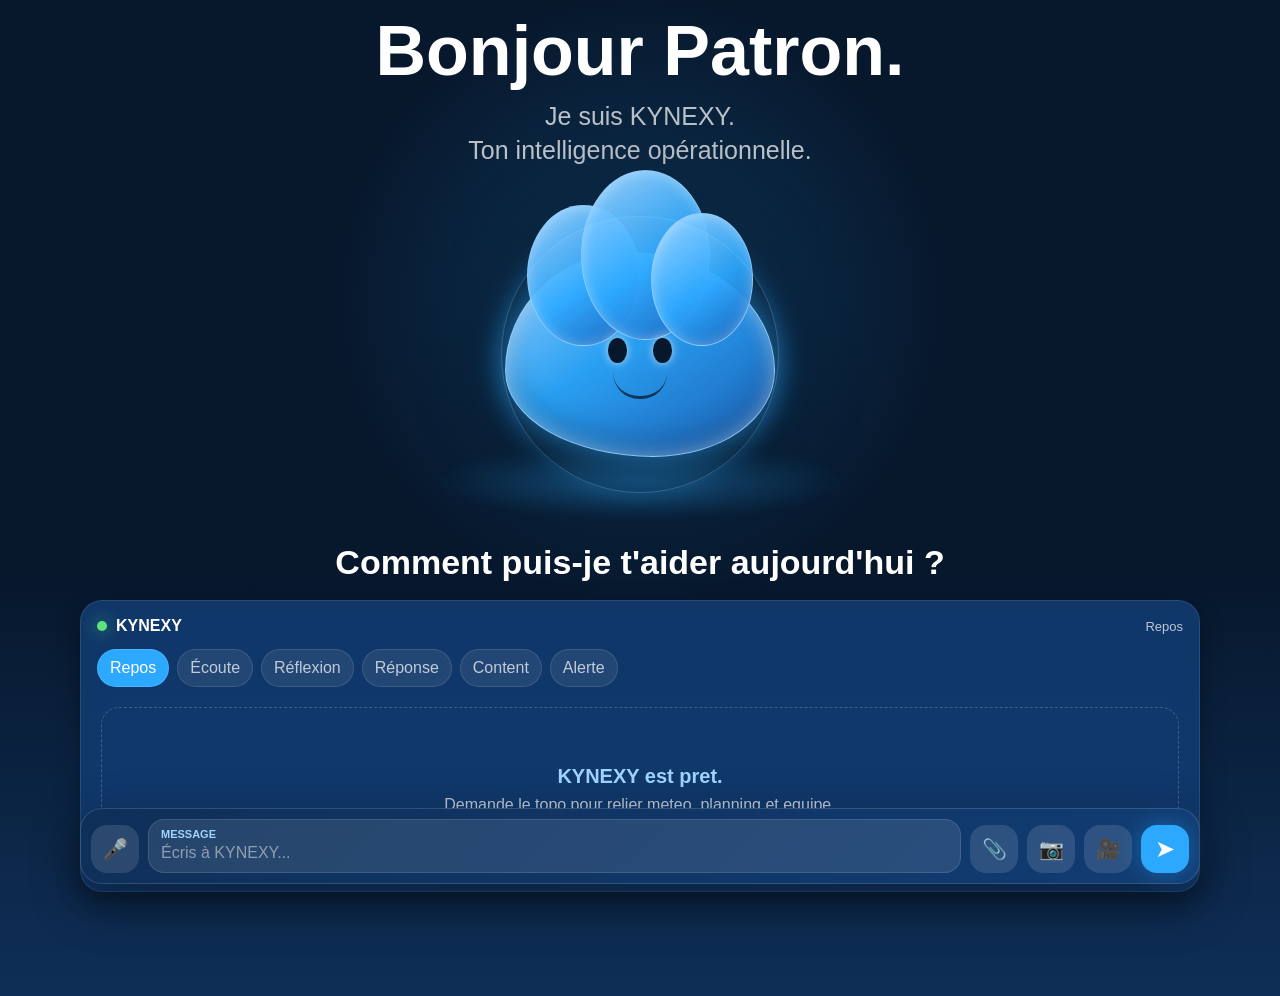
<file: aurel.html>
<!DOCTYPE html>
<html lang="fr">

<head>

<meta charset="UTF-8">
<meta name="viewport" content="width=device-width, initial-scale=1.0">
<meta name="theme-color" content="#07182d">

<title>KYNEXY</title>

<link rel="stylesheet" href="aurel.css">
<link rel="stylesheet" href="aurel-system.css">

</head>

<body data-aurel-page="true">

<main class="aurel-shell" data-aurel-state="rest">

<section class="aurel-stage" aria-labelledby="aurelTitle">

<div class="aurel-heading">
<h1 id="aurelTitle">Bonjour Patron.</h1>
<p>Je suis KYNEXY.<br>Ton intelligence opérationnelle.</p>
</div>

<div class="aurel-presence kx-aurel-presence" data-aurel-presence data-aurel-state="rest" aria-label="KYNEXY">
<div class="aurel-aura" aria-hidden="true"></div>
<div class="state-ring" aria-hidden="true"></div>
</div>

<p class="aurel-question">Comment puis-je t'aider aujourd'hui ?</p>

</section>

<section class="conversation-card" aria-label="Conversation avec KYNEXY">

<div class="conversation-header">
<div>
<span class="status-dot" aria-hidden="true"></span>
<strong>KYNEXY</strong>
</div>
<p id="stateLabel">Repos</p>
</div>

<div class="state-dock" aria-label="États KYNEXY">
<button class="state-chip active" type="button" data-state="rest">Repos</button>
<button class="state-chip" type="button" data-state="listening">Écoute</button>
<button class="state-chip" type="button" data-state="thinking">Réflexion</button>
<button class="state-chip" type="button" data-state="answering">Réponse</button>
<button class="state-chip" type="button" data-state="happy">Content</button>
<button class="state-chip" type="button" data-state="alert">Alerte</button>
</div>

<div class="conversation-log empty" id="conversationLog" aria-live="polite">
<div class="empty-conversation">
<strong>KYNEXY est prêt.</strong>
<span>La conversation apparaîtra ici.</span>
</div>
</div>

</section>

</main>

<form class="action-bar" id="aurelForm">
<button class="action-button" type="button" data-action="micro" aria-label="Micro">🎤</button>
<label class="message-field">
<span>Message</span>
<textarea id="messageInput" rows="1" placeholder="Écris à KYNEXY..."></textarea>
</label>
<button class="action-button" type="button" data-action="document" aria-label="Ajouter un document">📎</button>
<button class="action-button" type="button" data-action="photo" aria-label="Ajouter une photo">📷</button>
<button class="action-button" type="button" data-action="video" aria-label="Ajouter une vidéo">🎥</button>
<button class="send-button" type="submit" aria-label="Envoyer">➤</button>
</form>

<script src="config.js"></script>
<script src="planning-db.js"></script>
<script src="equipe-db.js"></script>
<script src="aurel-db.js"></script>
<script src="aurel-system.js"></script>
<script src="kynexy-context-hub.js"></script>
<script src="aurel.js"></script>

</body>

</html>
</file>
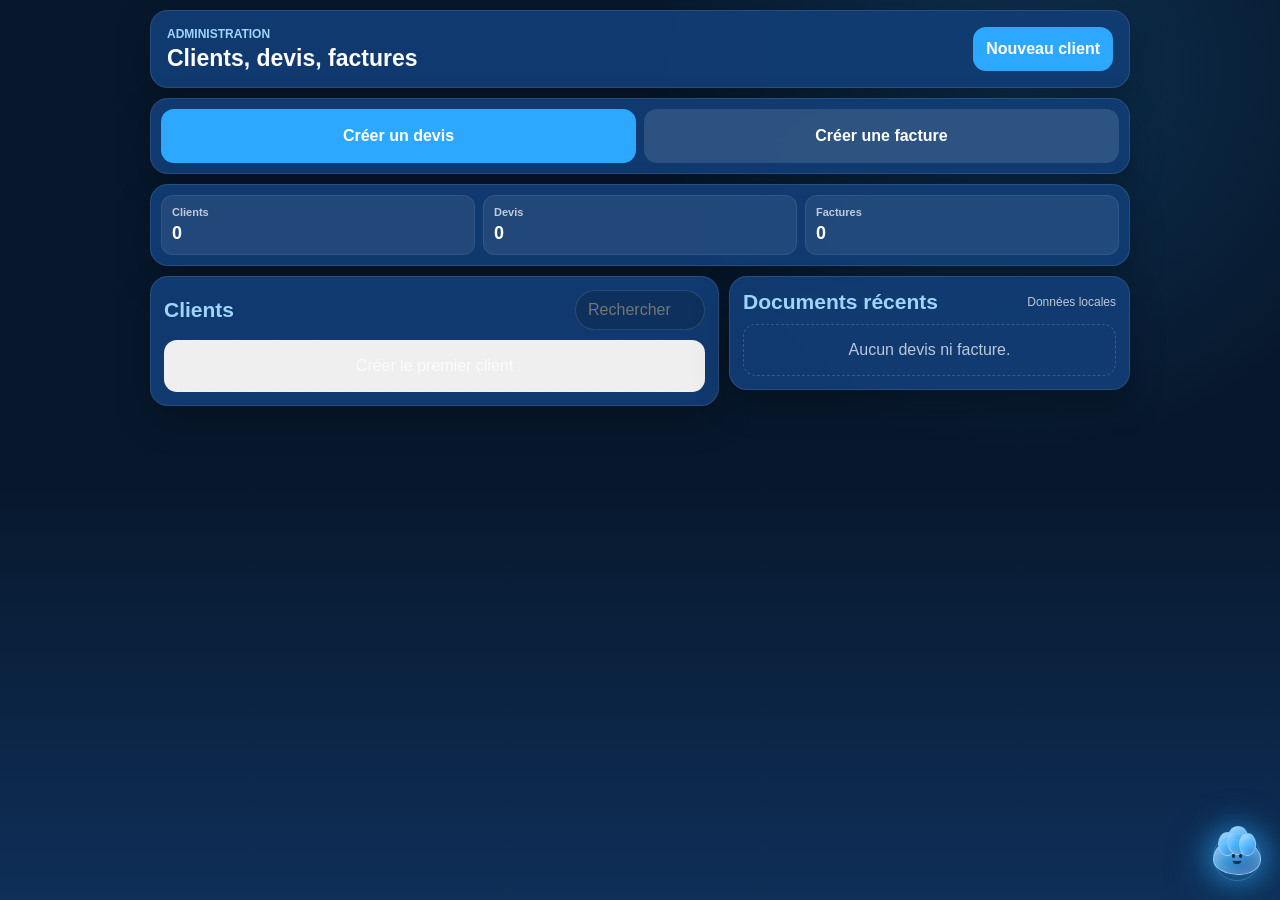
<file: crm.html>
<!DOCTYPE html>
<html lang="fr">

<head>
<meta charset="UTF-8">
<meta name="viewport" content="width=device-width, initial-scale=1.0, viewport-fit=cover">
<meta name="theme-color" content="#07182d">
<title>Clients Kynexy</title>
<link rel="stylesheet" href="crm.css">
<link rel="stylesheet" href="aurel-system.css">
</head>

<body>
<main class="client-shell" id="clientApp">
<header class="client-top">
<div>
<span class="eyebrow">Administration</span>
<h1>Clients, devis, factures</h1>
</div>
<button class="primary-btn compact" id="newClient" type="button">Nouveau client</button>
</header>

<section class="quick-section" aria-label="Actions rapides">
<button class="primary-btn big" id="newQuote" type="button">Créer un devis</button>
<button class="secondary-btn big" id="newInvoice" type="button">Créer une facture</button>
</section>

<section class="summary-section" id="summarySection"></section>

<section class="content-section">
<div class="section-head">
<h2>Clients</h2>
<input id="clientSearch" type="search" placeholder="Rechercher">
</div>
<div class="client-list" id="clientList"></div>
</section>

<section class="content-section">
<div class="section-head">
<h2>Documents récents</h2>
<span id="storageStatus">Chargement</span>
</div>
<div class="document-list" id="documentList"></div>
</section>
</main>

<aside class="client-panel" id="clientPanel" aria-hidden="true" role="dialog" aria-modal="true" aria-labelledby="panelTitle">
<div class="panel-card" role="document">
<div class="panel-header">
<h2 id="panelTitle">Clients</h2>
<button class="icon-btn" id="closePanel" type="button" aria-label="Fermer">&times;</button>
</div>
<div class="panel-content" id="panelContent"></div>
</div>
</aside>

<script src="client-db.js"></script>
<script src="crm.js"></script>
<script src="aurel-system.js"></script>
</body>

</html>
</file>
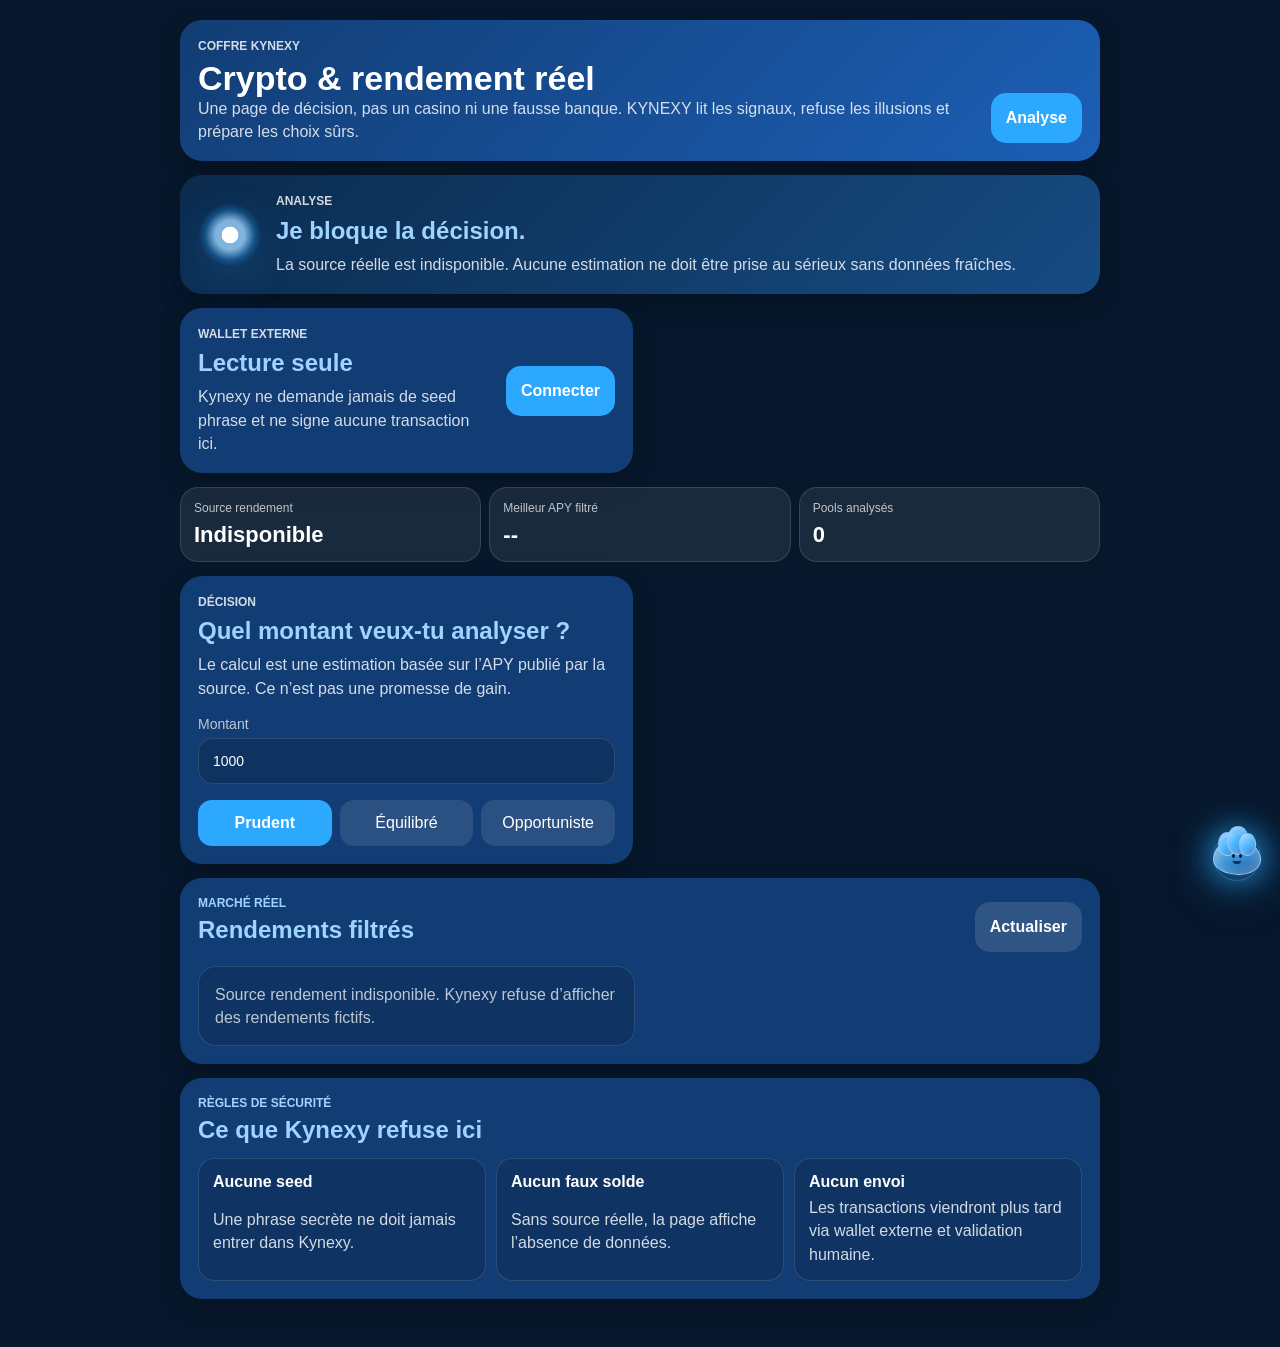
<file: crypto.html>
<!DOCTYPE html>
<html lang="fr">
<head>
<meta charset="UTF-8">
<meta name="viewport" content="width=device-width, initial-scale=1.0">
<meta name="theme-color" content="#07182d">
<title>Coffre Kynexy</title>
<link rel="stylesheet" href="crypto.css">
<link rel="stylesheet" href="aurel-system.css">
</head>
<body>
<main class="vault-app">
<header class="vault-hero">
<div>
<p class="eyebrow">Coffre Kynexy</p>
<h1>Crypto & rendement réel</h1>
<p>Une page de décision, pas un casino ni une fausse banque. KYNEXY lit les signaux, refuse les illusions et prépare les choix sûrs.</p>
</div>
<button class="aurel-toggle" id="aurelToggle" type="button">Analyse</button>
</header>

<section class="aurel-panel" id="aurelPanel" aria-live="polite">
<div class="aurel-light" aria-hidden="true"></div>
<div>
<p class="eyebrow">Analyse</p>
<h2 id="aurelTitle">Je vérifie les sources avant de conseiller.</h2>
<p id="aurelBrief">Aucun rendement ne sera inventé. Si la source réelle est indisponible, la page le dira clairement.</p>
</div>
</section>

<section class="wallet-card">
<div>
<p class="eyebrow">Wallet externe</p>
<h2 id="walletTitle">Lecture seule</h2>
<p id="walletDetail">Kynexy ne demande jamais de seed phrase et ne signe aucune transaction ici.</p>
</div>
<button class="primary" id="connectWallet" type="button">Connecter</button>
</section>

<section class="metrics" id="metrics">
<article><span>Source rendement</span><strong id="sourceStatus">Chargement</strong></article>
<article><span>Meilleur APY filtré</span><strong id="bestApy">--</strong></article>
<article><span>Pools analysés</span><strong id="poolCount">--</strong></article>
</section>

<section class="control-card">
<div>
<p class="eyebrow">Décision</p>
<h2>Quel montant veux-tu analyser ?</h2>
<p>Le calcul est une estimation basée sur l’APY publié par la source. Ce n’est pas une promesse de gain.</p>
</div>
<label class="amount-field">
<span>Montant</span>
<input id="amountInput" type="number" min="0" step="100" value="1000">
</label>
<div class="segmented" role="group" aria-label="Profil de risque">
<button class="active" data-risk="conservative" type="button">Prudent</button>
<button data-risk="balanced" type="button">Équilibré</button>
<button data-risk="opportunistic" type="button">Opportuniste</button>
</div>
</section>

<section class="pool-section">
<div class="section-head">
<div>
<p class="eyebrow">Marché réel</p>
<h2>Rendements filtrés</h2>
</div>
<button class="secondary" id="refreshPools" type="button">Actualiser</button>
</div>
<div class="pool-list" id="poolList"></div>
</section>

<section class="guardrails">
<p class="eyebrow">Règles de sécurité</p>
<h2>Ce que Kynexy refuse ici</h2>
<div class="guard-grid">
<article><strong>Aucune seed</strong><span>Une phrase secrète ne doit jamais entrer dans Kynexy.</span></article>
<article><strong>Aucun faux solde</strong><span>Sans source réelle, la page affiche l’absence de données.</span></article>
<article><strong>Aucun envoi</strong><span>Les transactions viendront plus tard via wallet externe et validation humaine.</span></article>
</div>
</section>
</main>
<script src="crypto.js"></script>
<script src="aurel-system.js"></script>
</body>
</html>
</file>
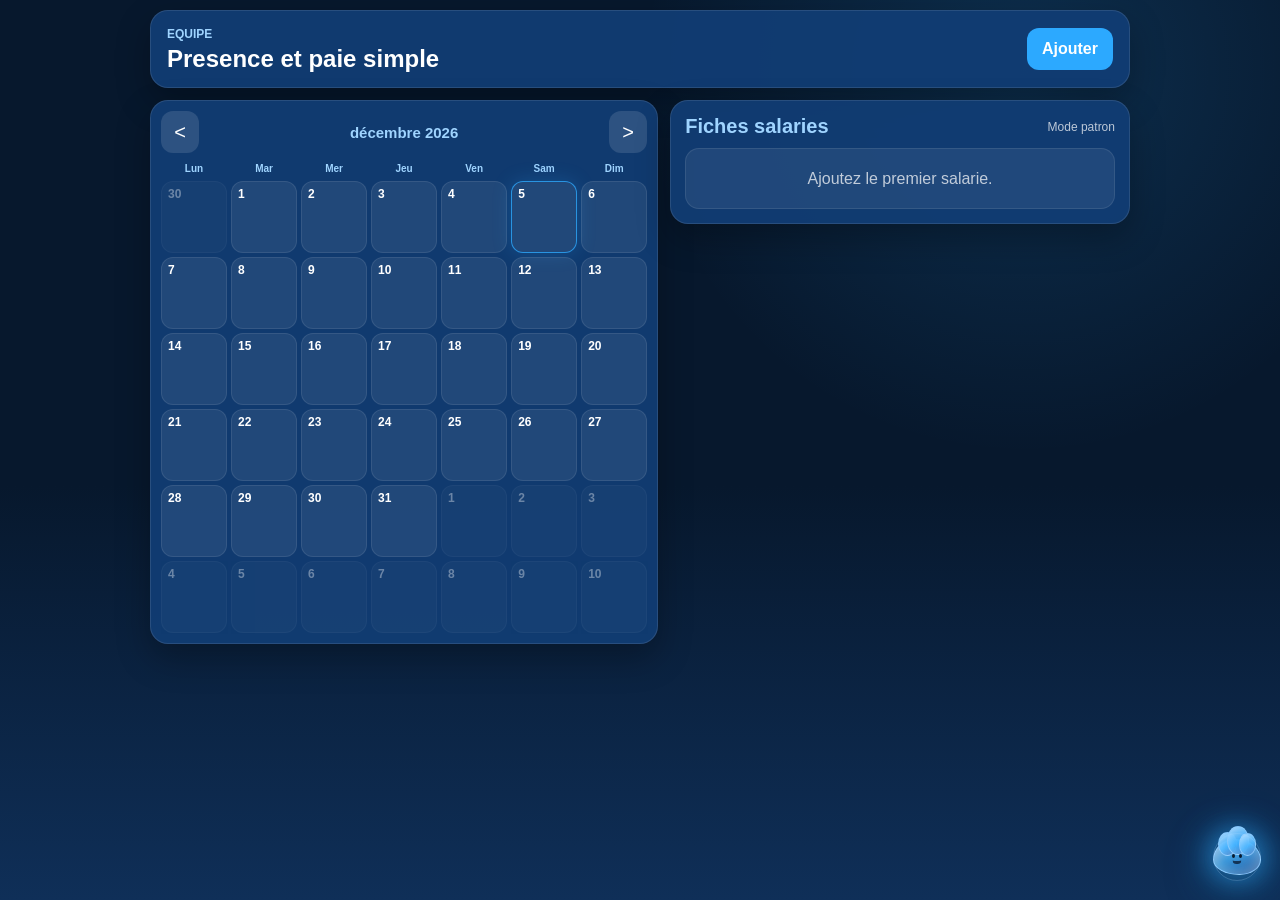
<file: equipe.html>
<!DOCTYPE html>
<html lang="fr">

<head>
<meta charset="UTF-8">
<meta name="viewport" content="width=device-width, initial-scale=1.0, viewport-fit=cover">
<meta name="theme-color" content="#07182d">
<title>Equipe Kynexy</title>
<link rel="stylesheet" href="equipe.css">
<link rel="stylesheet" href="aurel-system.css">
</head>

<body>
<main class="team-shell" id="teamApp">
<header class="team-top">
<div>
<span class="eyebrow">Equipe</span>
<h1>Presence et paie simple</h1>
</div>
<button class="primary-btn compact" id="addMember" type="button">Ajouter</button>
</header>

<section class="presence-section" aria-label="Calendrier de presence">
<div class="section-toolbar">
<button class="nav-btn" id="prevMonth" type="button" aria-label="Mois precedent">&lt;</button>
<strong id="monthLabel">Initialisation</strong>
<button class="nav-btn" id="nextMonth" type="button" aria-label="Mois suivant">&gt;</button>
</div>
<div class="weekday-row" aria-hidden="true">
<span>Lun</span>
<span>Mar</span>
<span>Mer</span>
<span>Jeu</span>
<span>Ven</span>
<span>Sam</span>
<span>Dim</span>
</div>
<div class="presence-grid" id="presenceGrid"></div>
</section>

<section class="people-section" aria-label="Fiches salaries">
<div class="section-head">
<h2>Fiches salaries</h2>
<span id="storageStatus">Chargement</span>
</div>
<div class="member-list" id="memberList"></div>
</section>
</main>

<aside class="team-panel" id="teamPanel" aria-hidden="true" role="dialog" aria-modal="true" aria-labelledby="panelTitle">
<div class="panel-card" role="document">
<div class="panel-header">
<h2 id="panelTitle">Equipe</h2>
<button class="icon-btn" id="closePanel" type="button" aria-label="Fermer">&times;</button>
</div>
<div class="panel-content" id="panelContent"></div>
</div>
</aside>

<script src="equipe-db.js"></script>
<script src="equipe.js"></script>
<script src="aurel-system.js"></script>
</body>

</html>
</file>
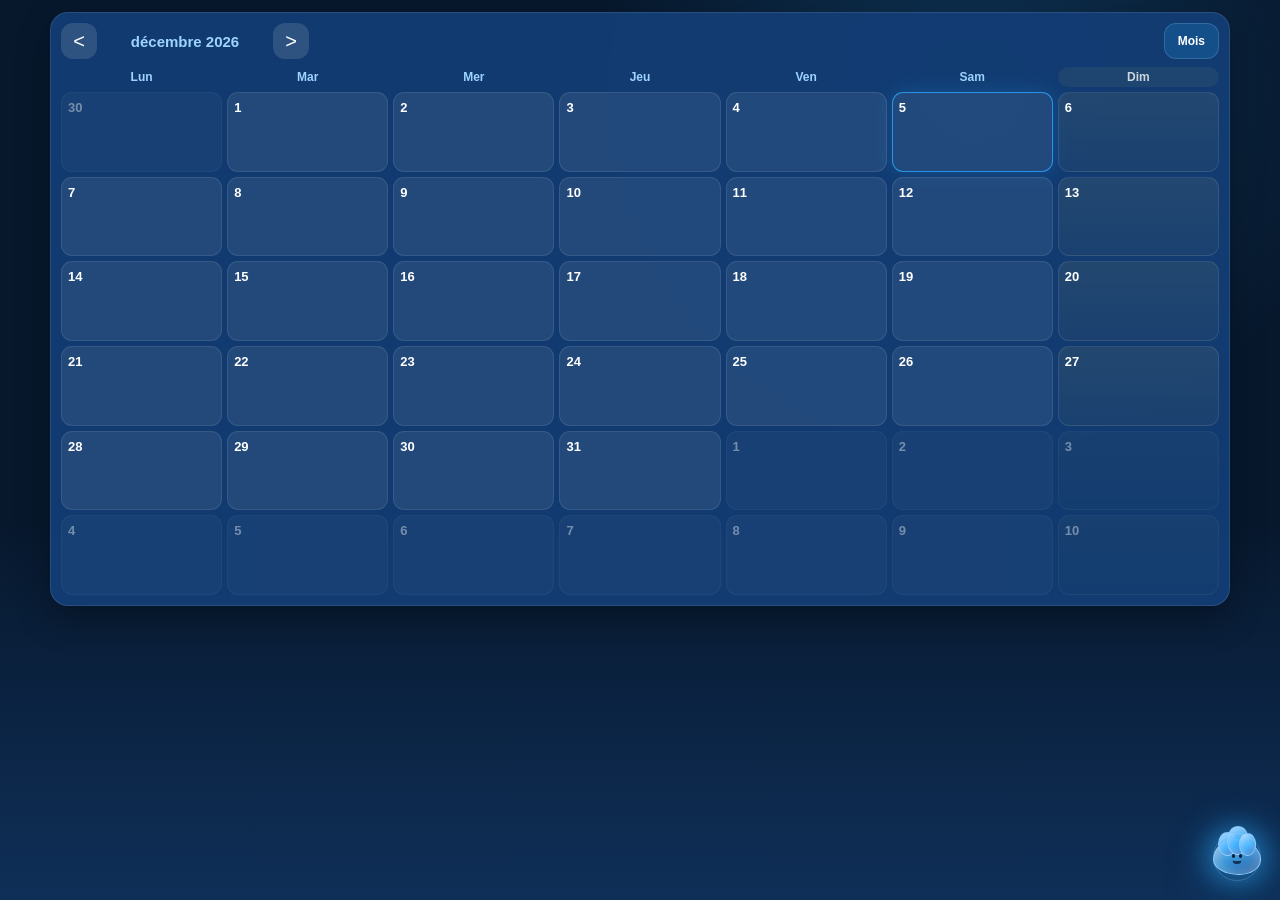
<file: planning.html>
<!DOCTYPE html>
<html lang="fr">

<head>

<meta charset="UTF-8">
<meta name="viewport" content="width=device-width, initial-scale=1.0, viewport-fit=cover">
<meta name="theme-color" content="#07182d">

<title>Planning Kynexy</title>

<link rel="stylesheet" href="planning.css">
<link rel="stylesheet" href="aurel-system.css">

</head>

<body>

<main class="calendar-shell" id="planningApp">

<section class="calendar-card" aria-label="Planning Kynexy">
<div class="calendar-toolbar">
<div class="month-picker" aria-label="Navigation du mois">
<button class="nav-pill" id="prevMonth" type="button" aria-label="Mois précédent">&lt;</button>
<div id="monthLabel">Initialisation</div>
<button class="nav-pill" id="nextMonth" type="button" aria-label="Mois suivant">&gt;</button>
</div>
<button class="view-menu" id="viewCycle" type="button" aria-label="Changer de vue">Mois</button>
</div>

<div class="weekday-row" id="weekdayRow">
<span>Lun</span>
<span>Mar</span>
<span>Mer</span>
<span>Jeu</span>
<span>Ven</span>
<span>Sam</span>
<span>Dim</span>
</div>

<div class="month-grid" id="monthGrid" aria-label="Calendrier mensuel"></div>
</section>

</main>

<aside class="appointment-panel" id="appointmentPanel" aria-hidden="true" role="dialog" aria-modal="true" aria-labelledby="panelTitle">
<div class="panel-card" role="document">
<div class="panel-header">
<h2 id="panelTitle">Rendez-vous</h2>
<button class="icon-btn" id="closePanel" type="button" aria-label="Fermer">&times;</button>
</div>
<div id="appointmentDetails" class="panel-content"></div>
</div>
</aside>

<script src="planning-db.js"></script>
<script src="planning.js"></script>
<script src="aurel-system.js"></script>

</body>

</html>
</file>
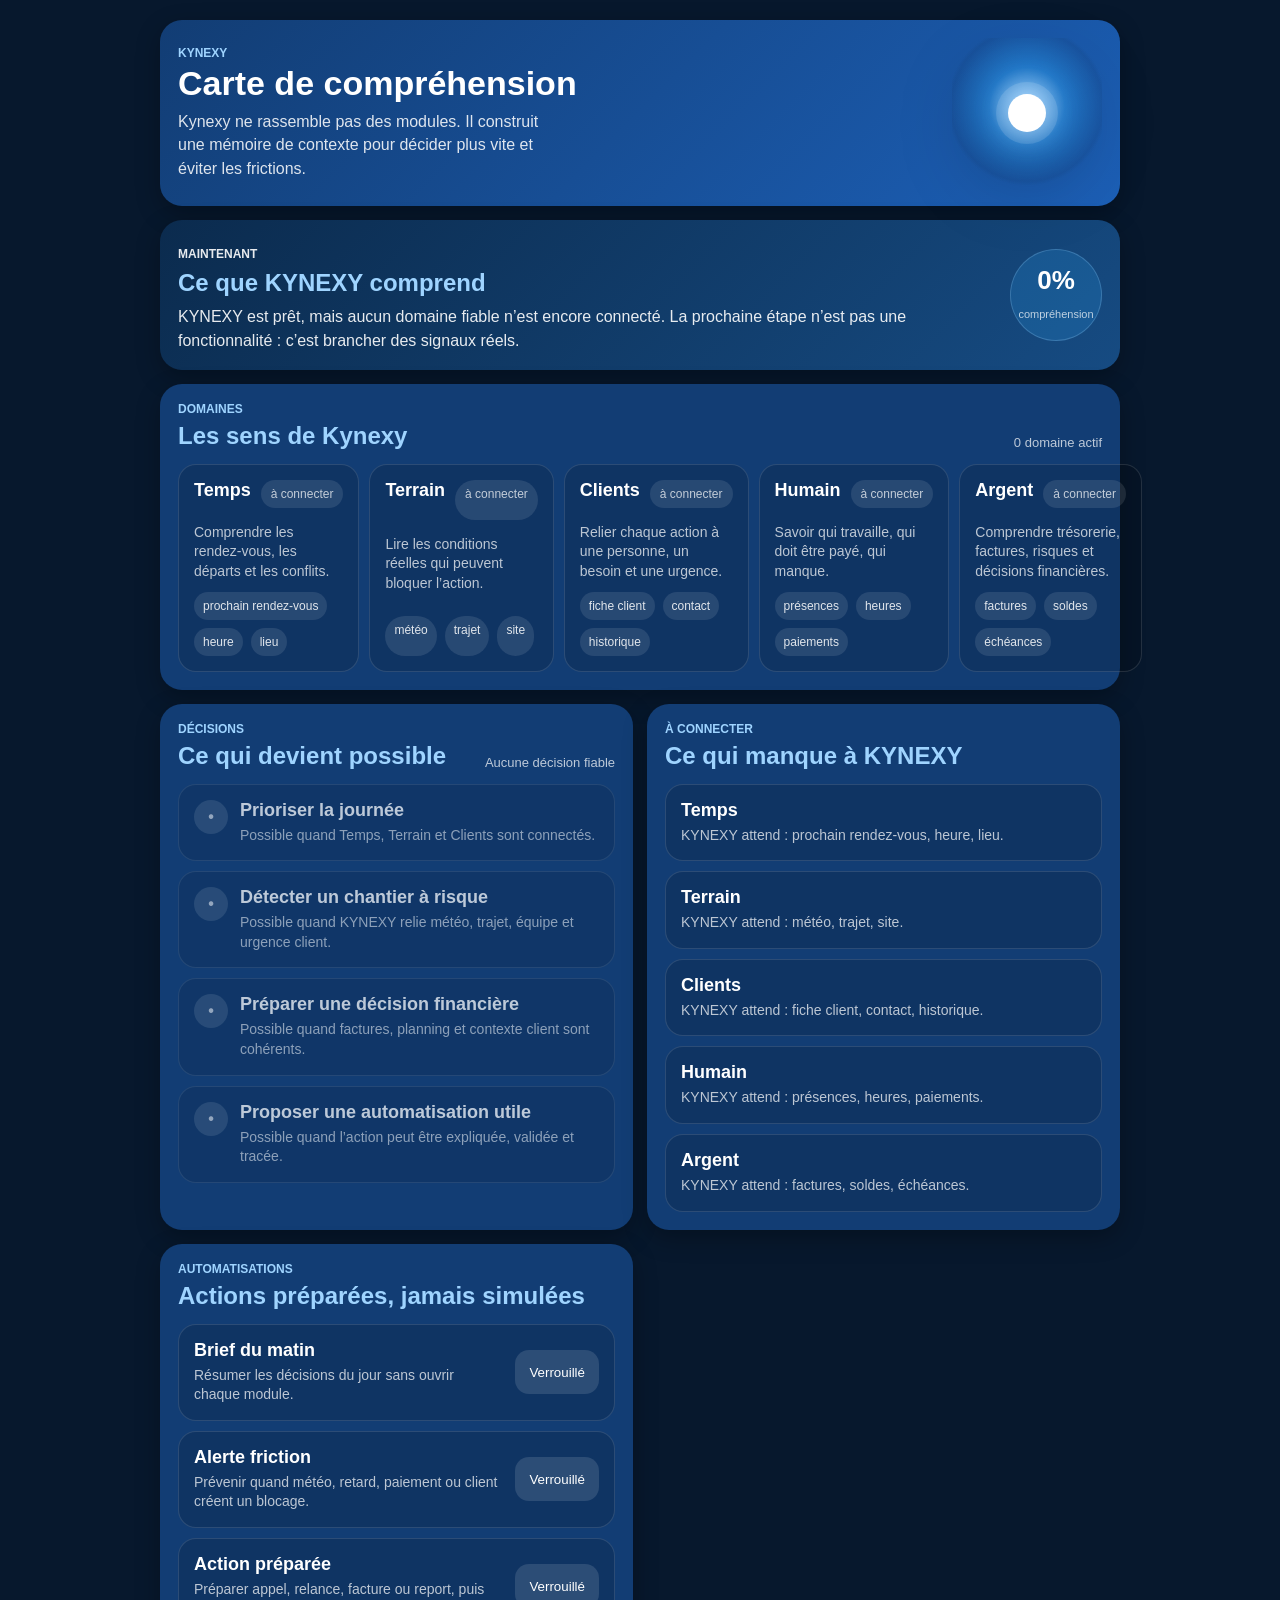
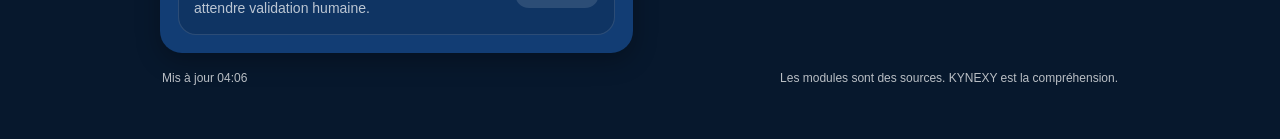
<file: today.html>
<!DOCTYPE html>
<html lang="fr">
<head>
<meta charset="UTF-8">
<meta name="viewport" content="width=device-width, initial-scale=1.0">
<meta name="theme-color" content="#07182d">
<title>KYNEXY - Intelligence</title>
<link rel="stylesheet" href="today.css">
<link rel="stylesheet" href="aurel-system.css">
</head>
<body data-aurel-page="context">
<main class="context-shell">
<header class="hero">
<div>
<p class="eyebrow">KYNEXY</p>
<h1>Carte de compréhension</h1>
<p class="hero-copy">Kynexy ne rassemble pas des modules. Il construit une mémoire de contexte pour décider plus vite et éviter les frictions.</p>
</div>
<div class="aurel-signal" aria-label="Présence KYNEXY"><span></span></div>
</header>

<section class="brief-card" aria-labelledby="briefTitle">
<div>
<p class="eyebrow">Maintenant</p>
<h2 id="briefTitle">Ce que KYNEXY comprend</h2>
<p id="contextBrief">Initialisation du contexte.</p>
</div>
<div class="confidence" aria-label="Niveau de compréhension">
<span id="confidenceValue">0%</span>
<small>compréhension</small>
</div>
</section>

<section class="domain-section" aria-labelledby="domainsTitle">
<div class="section-head">
<div>
<p class="eyebrow">Domaines</p>
<h2 id="domainsTitle">Les sens de Kynexy</h2>
</div>
<span id="domainSummary">0 domaine actif</span>
</div>
<div class="domain-grid" id="domainGrid"></div>
</section>

<section class="decision-section" aria-labelledby="decisionTitle">
<div class="section-head">
<div>
<p class="eyebrow">Décisions</p>
<h2 id="decisionTitle">Ce qui devient possible</h2>
</div>
<span id="decisionSummary">En attente</span>
</div>
<div class="decision-list" id="decisionList"></div>
</section>

<section class="missing-section" aria-labelledby="missingTitle">
<div class="section-head">
<div>
<p class="eyebrow">À connecter</p>
<h2 id="missingTitle">Ce qui manque à KYNEXY</h2>
</div>
</div>
<div class="missing-list" id="missingList"></div>
</section>

<section class="automation-section" aria-labelledby="automationTitle">
<div class="section-head">
<div>
<p class="eyebrow">Automatisations</p>
<h2 id="automationTitle">Actions préparées, jamais simulées</h2>
</div>
</div>
<div class="automation-list" id="automationList"></div>
</section>

<footer class="context-footer">
<span id="lastUpdated">Initialisation</span>
<span>Les modules sont des sources. KYNEXY est la compréhension.</span>
</footer>
</main>
<script src="kynexy-context-hub.js"></script>
<script src="today.js"></script>
<script src="aurel-system.js"></script>
</body>
</html>
</file>
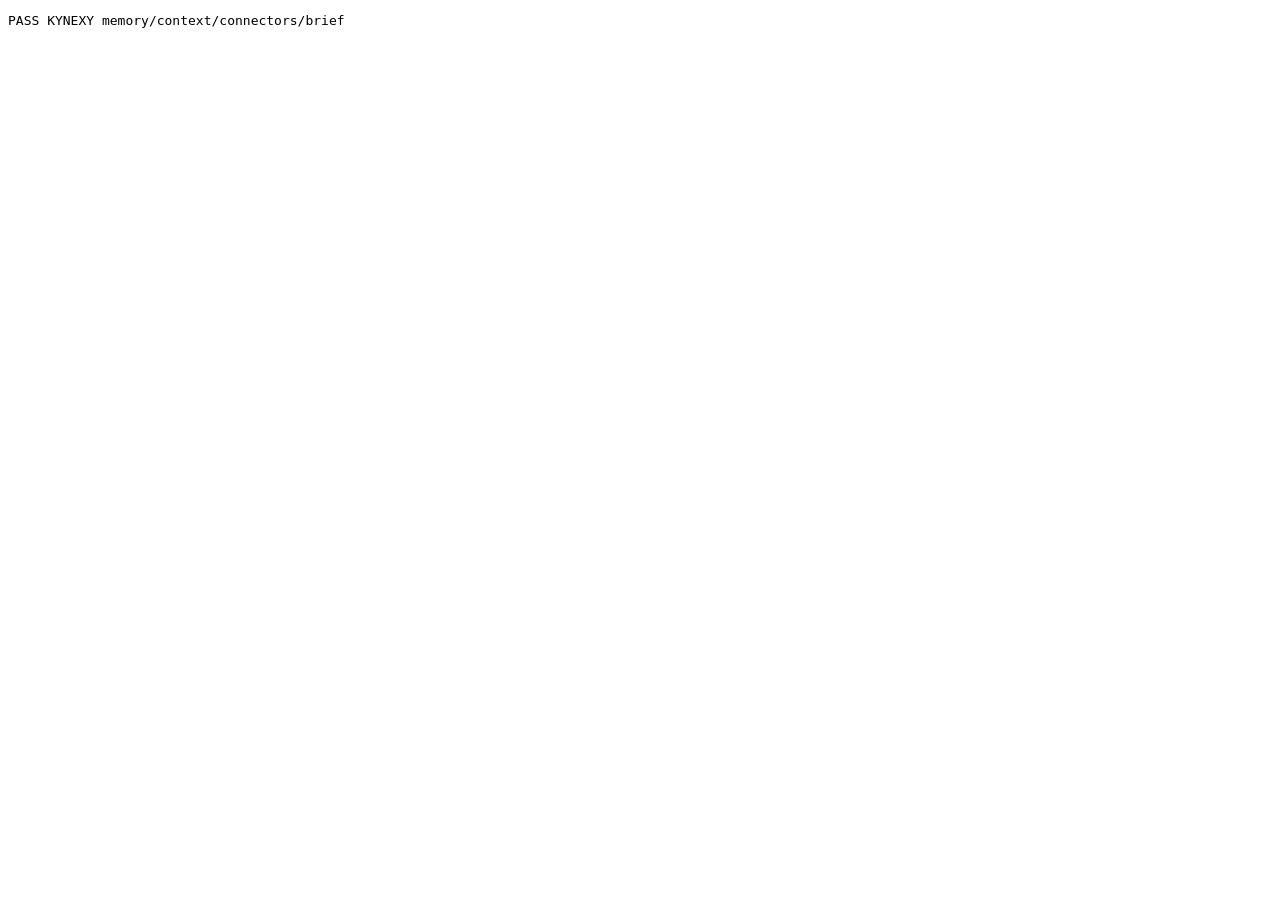
<file: modules/aurel-db-crud-test.html>
<!DOCTYPE html>
<html lang="fr">
<head>
<meta charset="UTF-8">
<title>KYNEXY Core Test</title>
</head>
<body>
<pre id="result">RUNNING</pre>
<script src="../planning-db.js"></script>
<script src="../equipe-db.js"></script>
<script src="../aurel-db.js"></script>
<script>
(async function () {
    const result = document.getElementById("result");
    try {
        await window.AurelDB.open();
        await window.AurelDB.clearForTests();
        await window.KynexyPlanningDB.open();
        await window.KynexyPlanningDB.clearForTests();
        await window.KynexyTeamDB.open();
        await window.KynexyTeamDB.clearForTests();

        const today = toLocalIsoDate(new Date());

        await window.KynexyPlanningDB.createAppointment({
            client: "Client test",
            date: today,
            start: "08:00",
            end: "09:00",
            notes: "Verifier acces"
        });
        const member = await window.KynexyTeamDB.createMember({
            name: "Maeva",
            color: "#2ca9ff",
            role: "Poseur",
            hourlyRate: 2500
        });
        await window.KynexyTeamDB.upsertWorkEntry({
            memberId: member.id,
            date: today,
            hours: 8
        });
        await window.KynexyTeamDB.createAdvance({
            memberId: member.id,
            date: today,
            amount: 5000
        });

        const memory = await window.AurelDB.remember({ type: "pinned", title: "Priorite", content: "Appeler le client", pinned: true });
        await window.AurelDB.setContext({ page: "aurel", selectedMemberId: member.id, displayedMonth: "2026-07" });
        await window.AurelDB.addConversationMessage({ author: "user", text: "C'est quoi le topo ?" });

        const context = await window.AurelDB.getContext();
        const memories = await window.AurelDB.listMemory({ type: "pinned" });
        const conversation = await window.AurelDB.listConversation();
        const planning = await window.AurelDB.connectors.planning.read();
        const team = await window.AurelDB.connectors.team.read();
        const brief = await window.AurelDB.buildOperationalBrief("topo");

        const checks = {
            memory: Boolean(memory.id),
            contextPage: context.page === "aurel",
            selectedMember: context.selectedMemberId === member.id,
            memories: memories.length === 1,
            conversation: conversation.length === 1,
            planningReady: planning.status === "ready",
            planningToday: planning.today.length >= 1,
            teamReady: team.status === "ready",
            teamSummary: team.summaries.length === 1,
            brief: brief.answer.includes("Topo Kynexy")
        };

        const pass = Object.values(checks).every(Boolean);

        await window.AurelDB.clearForTests();
        await window.KynexyPlanningDB.clearForTests();
        await window.KynexyTeamDB.clearForTests();

        result.textContent = pass
            ? "PASS KYNEXY memory/context/connectors/brief"
            : "FAIL KYNEXY " + JSON.stringify({ checks, context, memories, conversation, planning, team, brief }, null, 2);
    } catch (error) {
        result.textContent = "ERROR " + (error && error.stack ? error.stack : error);
    }
}());

function toLocalIsoDate(date) {
    const year = date.getFullYear();
    const month = String(date.getMonth() + 1).padStart(2, "0");
    const day = String(date.getDate()).padStart(2, "0");
    return `${year}-${month}-${day}`;
}
</script>
</body>
</html>
</file>
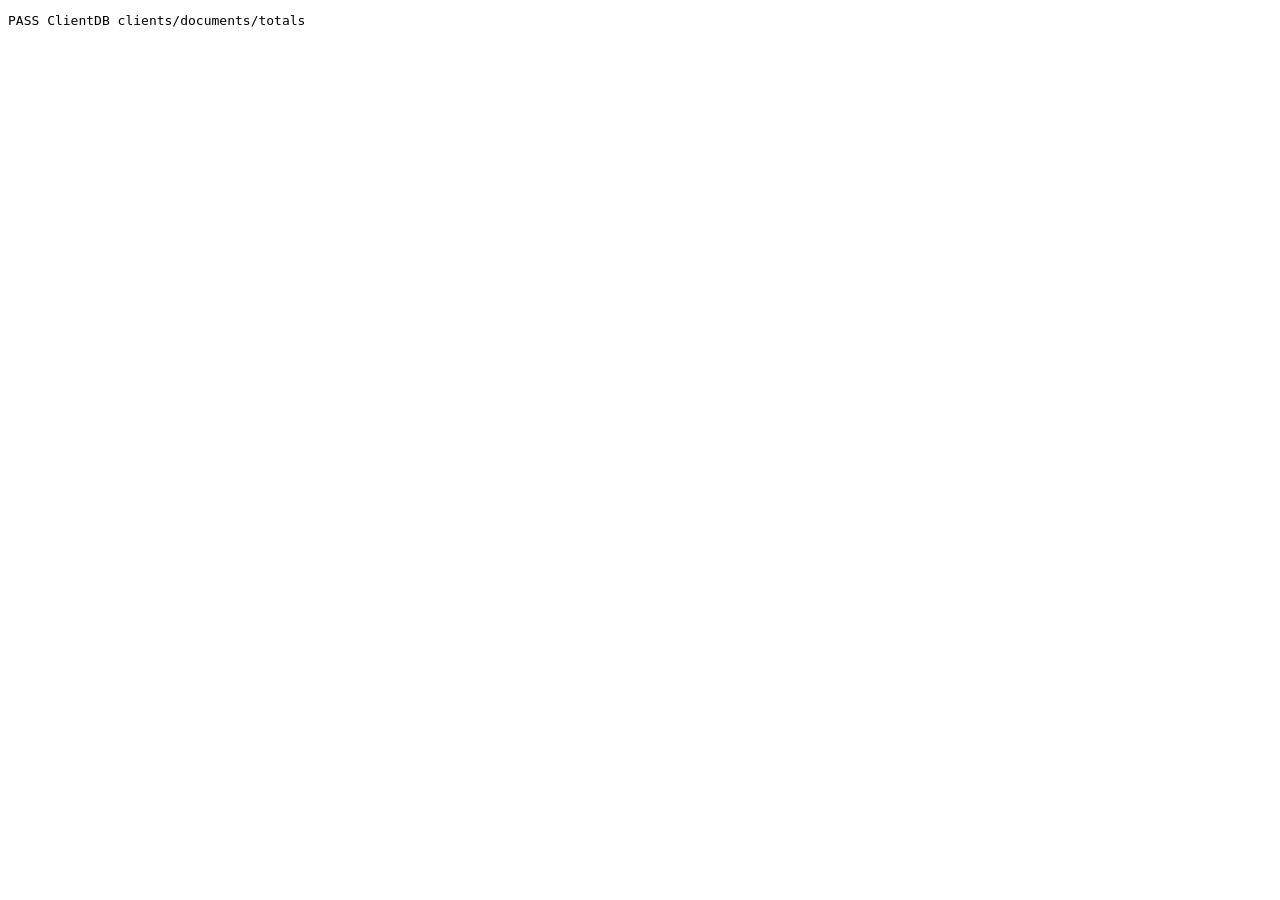
<file: modules/client-db-crud-test.html>
<!DOCTYPE html>
<html lang="fr">
<head>
<meta charset="UTF-8">
<title>Client DB CRUD Test</title>
</head>
<body>
<pre id="result">RUNNING</pre>
<script src="../client-db.js"></script>
<script>
(async function () {
    const result = document.getElementById("result");
    try {
        await window.ClientDB.open();
        await window.ClientDB.clearForTests();

        const client = await window.ClientDB.createClient({
            name: "Client Test",
            phone: "+689 87 00 00 00",
            email: "client@test.local",
            address: "Punaauia",
            notes: "Portail bleu"
        });

        const quote = await window.ClientDB.createDocument({
            type: "quote",
            clientId: client.id,
            clientName: client.name,
            clientPhone: client.phone,
            clientEmail: client.email,
            clientAddress: client.address,
            description: "Taille complète des haies",
            totalTtc: 113000,
            taxRate: 13
        });

        const invoice = await window.ClientDB.createDocument({
            type: "invoice",
            clientId: client.id,
            clientName: client.name,
            description: "Forfait entretien",
            totalTtc: 50000,
            taxRate: 0
        });

        const clients = await window.ClientDB.listClients();
        const docs = await window.ClientDB.listDocuments({ clientId: client.id });
        const quotes = await window.ClientDB.listDocuments({ type: "quote" });
        const updated = await window.ClientDB.updateClient(client.id, { phone: "+689 89 11 22 33" });
        const totals = window.ClientDB.calculateTotals(113000, 13);

        await window.ClientDB.deleteDocument(invoice.id);
        const afterDelete = await window.ClientDB.listDocuments({ clientId: client.id });

        const pass = clients.length === 1
            && docs.length === 2
            && quotes.length === 1
            && quote.number.startsWith("DEV-")
            && invoice.number.startsWith("FAC-")
            && totals.totalHt === 100000
            && totals.taxAmount === 13000
            && totals.totalTtc === 113000
            && updated.phone.includes("89")
            && afterDelete.length === 1;

        await window.ClientDB.clearForTests();

        result.textContent = pass
            ? "PASS ClientDB clients/documents/totals"
            : "FAIL ClientDB " + JSON.stringify({ clients, docs, quotes, quote, invoice, updated, totals, afterDelete }, null, 2);
    } catch (error) {
        result.textContent = "ERROR " + (error && error.stack ? error.stack : error);
    }
}());
</script>
</body>
</html>
</file>
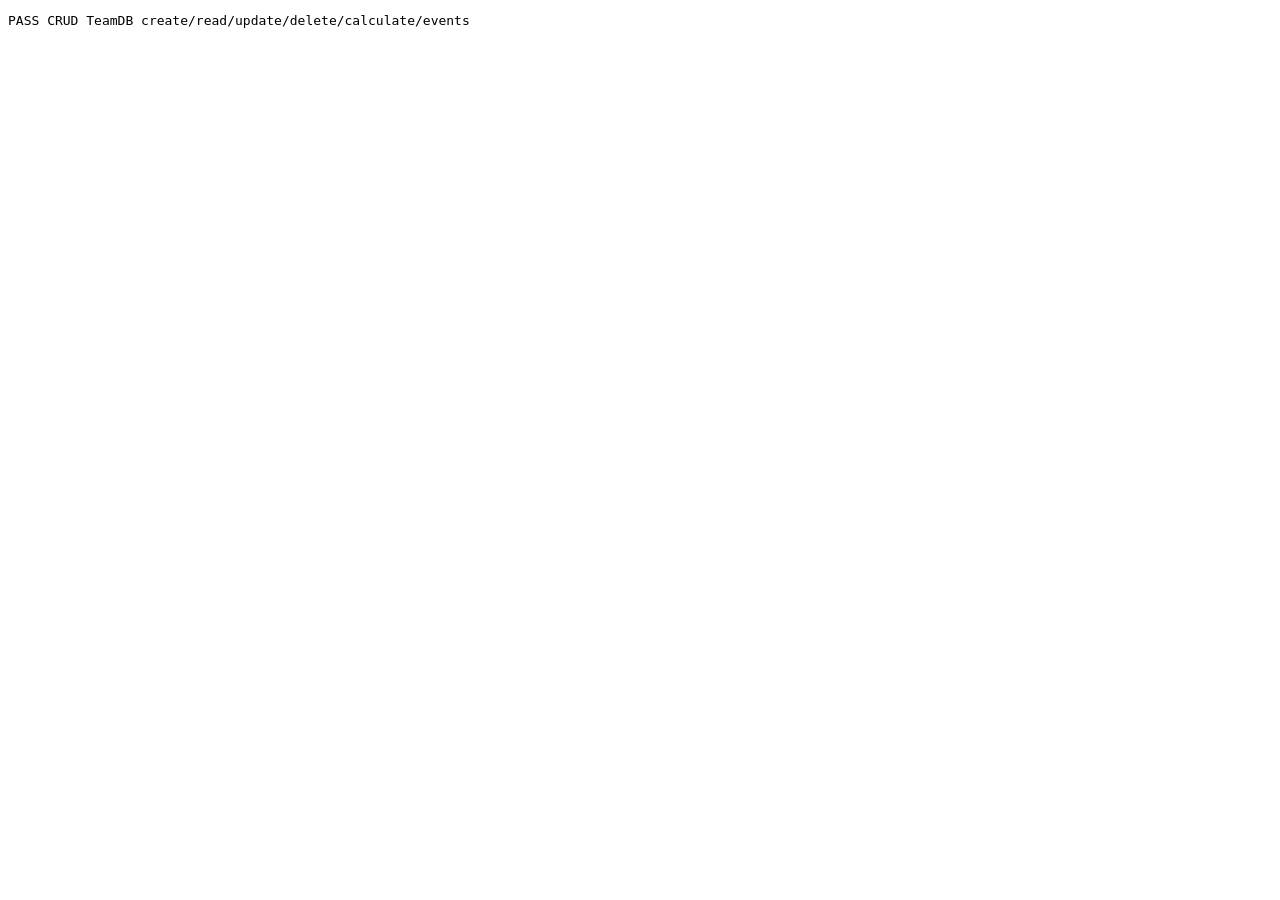
<file: modules/equipe-db-crud-test.html>
<!DOCTYPE html>
<html lang="fr">
<head>
<meta charset="UTF-8">
<title>Team DB CRUD Test</title>
</head>
<body>
<pre id="result">RUNNING</pre>
<script src="../equipe-db.js"></script>
<script>
(async function () {
    const result = document.getElementById("result");
    try {
        await window.KynexyTeamDB.open();
        await window.KynexyTeamDB.clearForTests();

        const member = await window.KynexyTeamDB.createMember({
            name: "Test",
            color: "#5ee37d",
            phone: "123",
            role: "Poseur",
            hourlyRate: 2000
        });
        const entry = await window.KynexyTeamDB.upsertWorkEntry({
            memberId: member.id,
            date: "2026-07-01",
            hours: 7.5,
            note: "Matin"
        });
        await window.KynexyTeamDB.upsertWorkEntry({
            memberId: member.id,
            date: "2026-07-02",
            hours: 6
        });
        const advance = await window.KynexyTeamDB.createAdvance({
            memberId: member.id,
            date: "2026-07-02",
            amount: 5000,
            note: "Acompte recu"
        });

        const members = await window.KynexyTeamDB.listMembers();
        const entries = await window.KynexyTeamDB.listWorkEntries({ from: "2026-07-01", to: "2026-07-31" });
        const advances = await window.KynexyTeamDB.listAdvances({ from: "2026-07-01", to: "2026-07-31" });
        const summary = window.KynexyTeamDB.calculateSummary(member, entries, advances, "2026-07-01");
        const updated = await window.KynexyTeamDB.updateMember(member.id, { hourlyRate: 2500 });
        await window.KynexyTeamDB.deleteWorkEntry(entry.id);
        await window.KynexyTeamDB.deleteAdvance(advance.id);
        const afterDelete = await window.KynexyTeamDB.listWorkEntries({ memberId: member.id });
        const advancesAfterDelete = await window.KynexyTeamDB.listAdvances({ memberId: member.id });
        const events = await window.KynexyTeamDB.listContextEvents();

        const pass = members.length === 1
            && entries.length === 2
            && advances.length === 1
            && summary.weekHours === 13.5
            && summary.monthHours === 13.5
            && summary.weekSalary === 27000
            && summary.monthSalary === 27000
            && summary.advances === 5000
            && summary.remaining === 22000
            && updated.hourlyRate === 2500
            && afterDelete.length === 1
            && advancesAfterDelete.length === 0
            && events.length >= 5;

        await window.KynexyTeamDB.clearForTests();

        result.textContent = pass
            ? "PASS CRUD TeamDB create/read/update/delete/calculate/events"
            : "FAIL CRUD TeamDB " + JSON.stringify({ members, entries, summary, updated, afterDelete, events }, null, 2);
    } catch (error) {
        result.textContent = "ERROR " + (error && error.stack ? error.stack : error);
    }
}());
</script>
</body>
</html>
</file>
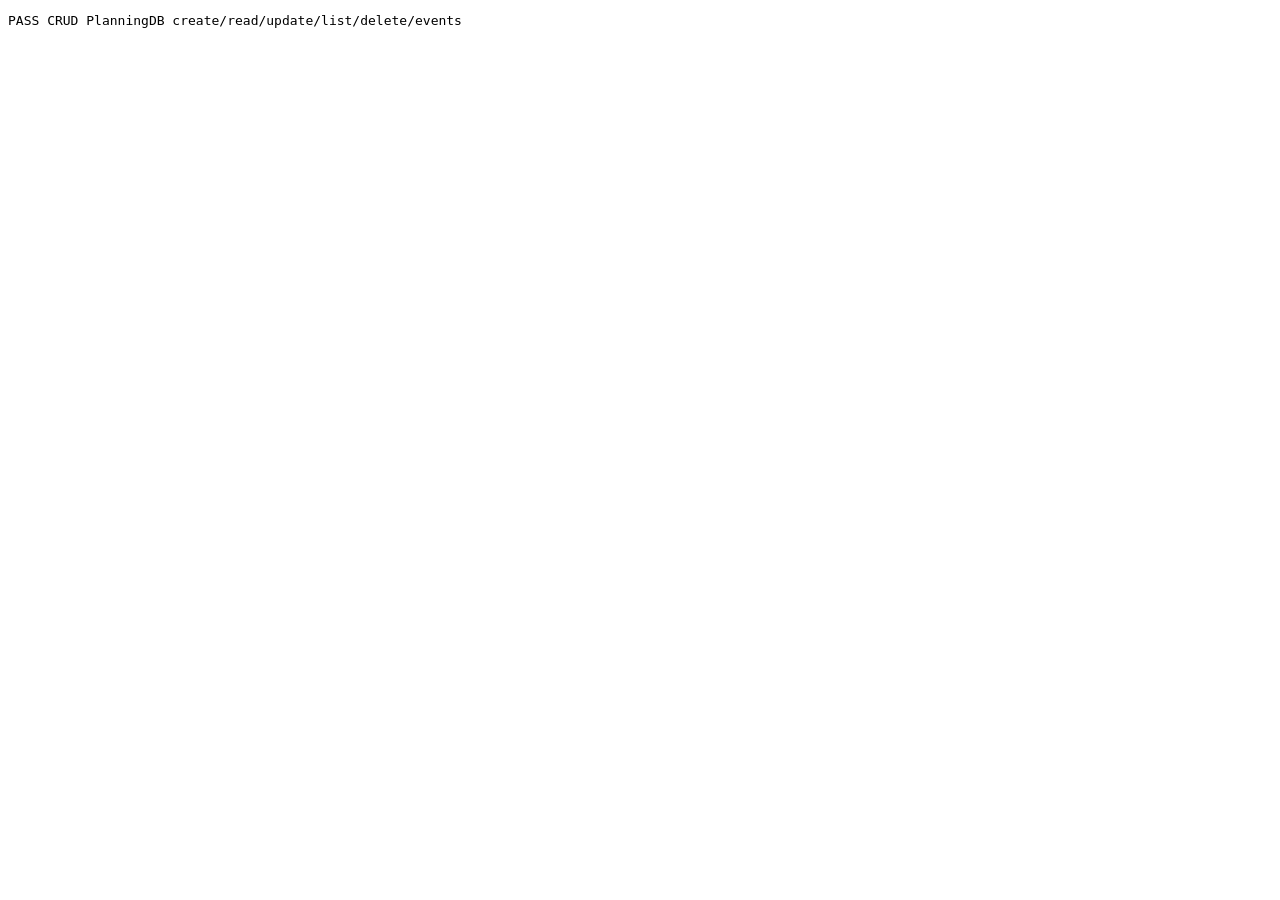
<file: modules/planning-db-crud-test.html>
<!DOCTYPE html>
<html lang="fr">
<head>
<meta charset="UTF-8">
<title>Planning DB CRUD Test</title>
</head>
<body>
<pre id="result">RUNNING</pre>
<script src="../planning-db.js"></script>
<script>
(async function () {
    const result = document.getElementById("result");
    try {
        await window.KynexyPlanningDB.open();
        await window.KynexyPlanningDB.clearForTests();

        const created = await window.KynexyPlanningDB.createAppointment({
            client: "Client test Kynexy",
            address: "Adresse test",
            phone: "+689 87 00 00 00",
            date: "2026-07-15",
            start: "08:15",
            end: "09:45",
            category: "chantier",
            notes: "Creation test"
        });

        const read = await window.KynexyPlanningDB.getAppointment(created.id);
        const updated = await window.KynexyPlanningDB.updateAppointment(created.id, {
            client: "Client test modifie",
            notes: "Modification test"
        });
        const listed = await window.KynexyPlanningDB.listAppointments({
            from: "2026-07-01",
            to: "2026-07-31"
        });
        await window.KynexyPlanningDB.deleteAppointment(created.id);
        const afterDelete = await window.KynexyPlanningDB.getAppointment(created.id);
        const events = await window.KynexyPlanningDB.listContextEvents();

        const ok = Boolean(
            created.id &&
            read &&
            read.client === "Client test Kynexy" &&
            updated.client === "Client test modifie" &&
            listed.length === 1 &&
            !afterDelete &&
            events.length === 3
        );

        result.textContent = ok
            ? "PASS CRUD PlanningDB create/read/update/list/delete/events"
            : "FAIL CRUD PlanningDB " + JSON.stringify({ created, read, updated, listed, afterDelete, events }, null, 2);
    } catch (error) {
        result.textContent = "ERROR " + (error && error.stack ? error.stack : error);
    }
}());
</script>
</body>
</html>
</file>
<file: aurel.css>
*{
margin:0;
padding:0;
box-sizing:border-box;
font-family:Arial,Helvetica,sans-serif;
}

:root{
--bg:#07182d;
--card:#123d74;
--card-2:#0f2f58;
--blue:#2ca9ff;
--blue-soft:#9fd4ff;
--green:#5ee37d;
--orange:#ffd166;
--red:#ff6b6b;
--text:#ffffff;
--muted:rgba(255,255,255,.72);
--line:rgba(255,255,255,.12);
}

body{
background:
radial-gradient(circle at 50% 30%,rgba(44,169,255,.20),transparent 32%),
linear-gradient(180deg,#07182d 0%,#07182d 58%,#0f2f58 100%);
color:var(--text);
min-height:100vh;
padding:16px 16px 104px;
overflow-x:hidden;
}

button,
textarea{
font:inherit;
}

button{
cursor:pointer;
}

.aurel-shell{
width:min(1120px,100%);
min-height:calc(100vh - 120px);
margin:0 auto;
display:grid;
grid-template-rows:minmax(0,1fr) auto;
gap:18px;
}

.aurel-stage{
position:relative;
display:flex;
flex-direction:column;
align-items:center;
justify-content:center;
gap:22px;
text-align:center;
min-height:0;
overflow:hidden;
}

.aurel-stage::after{
content:"";
position:absolute;
left:50%;
bottom:11%;
width:min(410px,78vw);
height:76px;
border-radius:50%;
background:radial-gradient(ellipse,rgba(44,169,255,.44),rgba(44,169,255,.08) 55%,transparent 72%);
filter:blur(3px);
transform:translateX(-50%);
opacity:.9;
pointer-events:none;
}

.aurel-heading{
position:relative;
z-index:2;
max-width:100%;
animation:softReveal .7s ease both;
}

.eyebrow{
font-size:12px;
letter-spacing:0;
text-transform:uppercase;
color:var(--blue-soft);
font-weight:700;
margin-bottom:8px;
}

.aurel-heading h1{
font-size:clamp(38px,6.4vw,70px);
line-height:1;
margin-bottom:14px;
overflow-wrap:anywhere;
}

.aurel-heading p{
color:var(--muted);
font-size:clamp(18px,2.4vw,25px);
line-height:1.35;
}

.aurel-presence{
position:relative;
z-index:2;
width:min(300px,68vw);
aspect-ratio:1;
display:flex;
align-items:center;
justify-content:center;
animation:floatAurel 5.2s ease-in-out infinite;
}

.aurel-aura{
position:absolute;
inset:3%;
border-radius:50%;
background:radial-gradient(circle,rgba(44,169,255,.42),rgba(44,169,255,.10) 48%,transparent 70%);
filter:blur(2px);
animation:breatheAura 4s ease-in-out infinite;
}

.aurel-cloud{
position:relative;
z-index:2;
width:82%;
aspect-ratio:1.25;
display:flex;
align-items:center;
justify-content:center;
filter:drop-shadow(0 18px 38px rgba(0,0,0,.38));
}

.cloud-body{
position:absolute;
inset:24% 8% 18%;
background:
radial-gradient(circle at 52% 48%,rgba(255,255,255,.18),transparent 18%),
linear-gradient(145deg,rgba(159,212,255,.98),rgba(44,169,255,.94) 42%,rgba(28,95,182,.96));
border:1px solid rgba(159,212,255,.82);
border-radius:48% 52% 45% 55% / 58% 58% 42% 42%;
box-shadow:
0 0 36px rgba(44,169,255,.76),
0 0 78px rgba(44,169,255,.28),
inset 0 1px 22px rgba(255,255,255,.46),
inset 0 -18px 28px rgba(7,24,45,.22);
animation:breatheCloud 3.8s ease-in-out infinite;
}

.cloud-body::after{
content:"";
position:absolute;
left:11%;
right:11%;
bottom:-31%;
height:42%;
border-radius:50%;
background:radial-gradient(ellipse,rgba(44,169,255,.84),rgba(44,169,255,.25) 45%,transparent 72%);
filter:blur(2px);
opacity:.72;
}

.cloud-lobe{
position:absolute;
display:block;
border-radius:50%;
background:
radial-gradient(circle at 36% 26%,rgba(255,255,255,.28),transparent 27%),
linear-gradient(145deg,rgba(159,212,255,.98),rgba(44,169,255,.92) 55%,rgba(28,95,182,.95));
border:1px solid rgba(159,212,255,.82);
box-shadow:
0 0 28px rgba(44,169,255,.62),
inset 0 1px 18px rgba(255,255,255,.38);
}

.lobe-one{
width:45%;
height:66%;
left:6%;
top:-22%;
}

.lobe-two{
width:51%;
height:77%;
left:24%;
top:-39%;
}

.lobe-three{
width:43%;
height:65%;
right:6%;
top:-20%;
}

.lobe-four{
width:31%;
height:48%;
left:-8%;
top:20%;
}

.lobe-five{
width:31%;
height:48%;
right:-8%;
top:20%;
}

.cloud-sparkles{
position:absolute;
inset:-16%;
border-radius:50%;
background:
radial-gradient(circle at 22% 42%,rgba(159,212,255,.95) 0 2px,transparent 3px),
radial-gradient(circle at 75% 24%,rgba(255,255,255,.90) 0 2px,transparent 3px),
radial-gradient(circle at 80% 68%,rgba(44,169,255,.85) 0 2px,transparent 3px),
radial-gradient(circle at 33% 14%,rgba(44,169,255,.90) 0 1px,transparent 3px),
radial-gradient(circle at 14% 72%,rgba(255,255,255,.75) 0 1px,transparent 3px);
opacity:.76;
animation:sparkle 5.8s ease-in-out infinite;
}

.cloud-eye{
position:absolute;
z-index:2;
width:9px;
height:13px;
border-radius:50%;
background:#07182d;
top:42%;
box-shadow:0 0 10px rgba(255,255,255,.70);
animation:blink 6.4s infinite;
}

.cloud-eye.left{
left:38%;
}

.cloud-eye.right{
right:38%;
}

.cloud-smile{
position:absolute;
z-index:2;
left:50%;
top:58%;
width:30px;
height:13px;
border-bottom:3px solid rgba(7,24,45,.74);
border-radius:0 0 999px 999px;
transform:translateX(-50%);
}

.state-ring{
position:absolute;
inset:15%;
border-radius:50%;
border:1px solid rgba(159,212,255,.28);
box-shadow:0 0 32px rgba(44,169,255,.24);
animation:ringPulse 3s ease-in-out infinite;
}

.aurel-question{
position:relative;
z-index:2;
font-size:clamp(20px,3vw,34px);
line-height:1.2;
font-weight:700;
color:var(--text);
animation:softReveal .9s .12s ease both;
}

.conversation-card{
background:rgba(18,61,116,.84);
border:1px solid rgba(255,255,255,.10);
border-radius:22px;
box-shadow:0 8px 25px rgba(0,0,0,.30);
padding:16px;
display:flex;
flex-direction:column;
gap:14px;
backdrop-filter:blur(12px);
}

.conversation-header{
display:flex;
justify-content:space-between;
align-items:center;
gap:12px;
}

.conversation-header div{
display:flex;
align-items:center;
gap:9px;
}

.conversation-header p{
color:var(--muted);
font-size:13px;
}

.status-dot{
width:10px;
height:10px;
border-radius:50%;
background:var(--green);
box-shadow:0 0 16px rgba(94,227,125,.65);
}

.state-dock{
display:flex;
gap:8px;
overflow:auto;
padding-bottom:2px;
}

.state-chip{
border:1px solid rgba(255,255,255,.12);
border-radius:999px;
background:rgba(255,255,255,.08);
color:var(--muted);
padding:9px 12px;
white-space:nowrap;
transition:.2s;
}

.state-chip:hover,
.state-chip.active{
background:var(--blue);
color:white;
}

.conversation-log{
height:172px;
overflow:auto;
scroll-behavior:smooth;
display:flex;
flex-direction:column;
gap:12px;
padding:4px;
}

.empty-conversation{
min-height:100%;
border:1px dashed rgba(255,255,255,.20);
border-radius:18px;
display:flex;
flex-direction:column;
align-items:center;
justify-content:center;
gap:8px;
padding:24px;
text-align:center;
color:var(--muted);
}

.empty-conversation strong{
color:var(--blue-soft);
font-size:20px;
}

.message-bubble{
max-width:min(680px,86%);
border-radius:18px;
padding:13px 15px;
line-height:1.45;
animation:messageIn .22s ease both;
word-break:break-word;
}

.message-bubble.user{
align-self:flex-end;
background:var(--blue);
box-shadow:0 10px 22px rgba(44,169,255,.24);
}

.message-bubble.aurel{
align-self:flex-start;
background:rgba(255,255,255,.10);
border:1px solid rgba(255,255,255,.10);
}

.message-bubble small{
display:block;
margin-top:7px;
font-size:11px;
color:rgba(255,255,255,.62);
}

.action-bar{
position:fixed;
left:50%;
bottom:16px;
transform:translateX(-50%);
width:min(1120px,calc(100% - 32px));
background:linear-gradient(135deg,rgba(15,47,88,.96),rgba(18,61,116,.96));
border:1px solid rgba(255,255,255,.14);
border-radius:22px;
box-shadow:0 18px 50px rgba(0,0,0,.45);
padding:10px;
display:grid;
grid-template-columns:auto minmax(120px,1fr) auto auto auto auto;
gap:9px;
align-items:end;
z-index:10;
}

.action-button,
.send-button{
border:0;
border-radius:16px;
width:48px;
height:48px;
display:flex;
align-items:center;
justify-content:center;
background:rgba(255,255,255,.12);
color:white;
font-size:20px;
transition:.2s;
}

.action-button:hover,
.send-button:hover{
transform:translateY(-2px);
background:rgba(255,255,255,.18);
}

.send-button{
background:var(--blue);
font-size:24px;
box-shadow:0 0 24px rgba(44,169,255,.38);
}

.message-field{
min-height:48px;
background:rgba(255,255,255,.10);
border:1px solid rgba(255,255,255,.12);
border-radius:16px;
display:grid;
grid-template-columns:1fr;
padding:8px 12px;
}

.message-field span{
font-size:11px;
color:var(--blue-soft);
text-transform:uppercase;
font-weight:700;
margin-bottom:2px;
}

.message-field textarea{
width:100%;
min-height:22px;
max-height:116px;
resize:none;
border:0;
outline:0;
background:transparent;
color:white;
line-height:1.35;
overflow:auto;
}

.message-field textarea::placeholder{
color:rgba(255,255,255,.48);
}

[data-aurel-state="listening"] .state-ring{
border-color:rgba(94,227,125,.55);
box-shadow:0 0 36px rgba(94,227,125,.34);
}

[data-aurel-state="thinking"] .state-ring{
border-color:rgba(255,209,102,.60);
animation:ringThink 1.6s linear infinite;
}

[data-aurel-state="answering"] .cloud-body{
animation:breatheCloud 1.4s ease-in-out infinite;
}

[data-aurel-state="happy"] .cloud-smile{
height:18px;
border-bottom-width:4px;
}

[data-aurel-state="alert"] .state-ring,
[data-aurel-state="notification"] .state-ring{
border-color:rgba(255,107,107,.65);
box-shadow:0 0 38px rgba(255,107,107,.38);
animation:ringPulse 1.2s ease-in-out infinite;
}

@keyframes softReveal{
from{opacity:0;transform:translateY(10px);}
to{opacity:1;transform:translateY(0);}
}

@keyframes floatAurel{
0%,100%{transform:translateY(0);}
50%{transform:translateY(-14px);}
}

@keyframes breatheAura{
0%,100%{transform:scale(.96);opacity:.72;}
50%{transform:scale(1.08);opacity:1;}
}

@keyframes breatheCloud{
0%,100%{transform:scale(1);}
50%{transform:scale(1.035);}
}

@keyframes blink{
0%,46%,50%,100%{transform:scaleY(1);}
48%{transform:scaleY(.08);}
}

@keyframes ringPulse{
0%,100%{transform:scale(.98);opacity:.58;}
50%{transform:scale(1.08);opacity:1;}
}

@keyframes ringThink{
from{transform:rotate(0deg) scale(1);}
to{transform:rotate(360deg) scale(1);}
}

@keyframes sparkle{
0%,100%{opacity:.42;transform:scale(.98);}
50%{opacity:.9;transform:scale(1.04);}
}

@keyframes messageIn{
from{opacity:0;transform:translateY(8px);}
to{opacity:1;transform:translateY(0);}
}

@media(max-width:900px){
body{
padding:10px 10px 116px;
}

.aurel-shell{
width:100%;
max-width:370px;
margin:0;
min-height:calc(100vh - 126px);
grid-template-rows:minmax(0,1fr) auto;
gap:12px;
}

.aurel-stage{
gap:16px;
}

.aurel-heading h1{
font-size:34px;
}

.aurel-heading p,
.aurel-question{
max-width:32ch;
}

.conversation-card{
border-radius:20px;
padding:12px;
}

.conversation-log{
height:190px;
}

.action-bar{
left:10px;
transform:none;
bottom:10px;
width:min(370px,calc(100% - 20px));
grid-template-columns:auto 1fr auto auto;
border-radius:20px;
}

.action-button,
.send-button{
width:46px;
height:46px;
}

.action-button[data-action="document"],
.action-button[data-action="video"]{
display:none;
}
}

@media(max-width:430px){
.state-dock{
display:none;
}

.conversation-log{
height:190px;
}
}
</file>
<file: aurel-system.css>
/*
    Aurel System Component
    Avatar leger HTML/CSS, sans GIF.
*/

:root{
--aurel-size:58px;
--aurel-glow:rgba(44,169,255,.42);
}

.kx-aurel-floating{
position:fixed;
right:14px;
bottom:14px;
z-index:80;
display:flex;
align-items:center;
justify-content:center;
}

.kx-aurel-button,
.kx-aurel-presence{
border:0;
background:transparent;
padding:0;
display:flex;
align-items:center;
justify-content:center;
}

.kx-aurel-button{
width:var(--aurel-size);
height:var(--aurel-size);
cursor:pointer;
filter:drop-shadow(0 12px 20px rgba(0,0,0,.32)) drop-shadow(0 0 16px var(--aurel-glow));
animation:kxAurelFloat 5.8s ease-in-out infinite;
}

.kx-aurel-presence{
position:relative;
width:min(330px,68vw);
aspect-ratio:1;
filter:drop-shadow(0 18px 38px rgba(0,0,0,.38));
animation:kxAurelFloat 5.8s ease-in-out infinite;
}

.kx-aurel-avatar{
position:relative;
width:100%;
height:100%;
display:flex;
align-items:center;
justify-content:center;
}

.kx-cloud-shape{
position:relative;
width:82%;
height:62%;
border-radius:46% 54% 45% 55% / 58% 58% 42% 42%;
background:linear-gradient(145deg,rgba(159,212,255,.98),rgba(44,169,255,.94) 44%,rgba(28,95,182,.96));
border:1px solid rgba(159,212,255,.82);
box-shadow:
0 0 34px rgba(44,169,255,.66),
inset 0 1px 20px rgba(255,255,255,.42),
inset 0 -16px 28px rgba(7,24,45,.22);
animation:kxCloudBreathe 3.8s ease-in-out infinite;
}

.kx-cloud-lobe{
position:absolute;
display:block;
border-radius:50%;
background:linear-gradient(145deg,rgba(159,212,255,.98),rgba(44,169,255,.92) 56%,rgba(28,95,182,.95));
border:1px solid rgba(159,212,255,.80);
box-shadow:inset 0 1px 14px rgba(255,255,255,.34);
}

.kx-cloud-lobe.one{
width:42%;
height:70%;
left:8%;
top:-24%;
}

.kx-cloud-lobe.two{
width:48%;
height:84%;
left:28%;
top:-41%;
}

.kx-cloud-lobe.three{
width:38%;
height:66%;
right:8%;
top:-20%;
}

.kx-cloud-face{
position:absolute;
z-index:2;
display:block;
}

.kx-cloud-face.eye{
width:7%;
height:12%;
top:42%;
border-radius:50%;
background:#07182d;
box-shadow:0 0 8px rgba(255,255,255,.68);
animation:kxBlink 6.2s infinite;
}

.kx-cloud-face.eye.left{
left:38%;
}

.kx-cloud-face.eye.right{
right:38%;
}

.kx-cloud-face.smile{
left:50%;
top:59%;
width:20%;
height:13%;
border-bottom:3px solid rgba(7,24,45,.74);
border-radius:0 0 999px 999px;
transform:translateX(-50%);
}

.kx-cloud-orbit{
position:absolute;
inset:8%;
border-radius:50%;
border:1px solid rgba(159,212,255,.25);
box-shadow:0 0 28px rgba(44,169,255,.22);
animation:kxRingPulse 3s ease-in-out infinite;
}

[data-aurel-state="listening"] .kx-cloud-orbit{
border-color:rgba(94,227,125,.58);
box-shadow:0 0 34px rgba(94,227,125,.32);
}

[data-aurel-state="thinking"] .kx-cloud-orbit{
border-color:rgba(255,209,102,.65);
animation:kxRingThink 1.6s linear infinite;
}

[data-aurel-state="answering"] .kx-cloud-shape{
animation-duration:1.35s;
}

[data-aurel-state="happy"] .kx-cloud-face.smile{
height:18%;
border-bottom-width:4px;
}

[data-aurel-state="alert"],
[data-aurel-state="notification"]{
--aurel-glow:rgba(255,107,107,.52);
}

[data-aurel-state="alert"] .kx-cloud-orbit,
[data-aurel-state="notification"] .kx-cloud-orbit{
border-color:rgba(255,107,107,.70);
box-shadow:0 0 36px rgba(255,107,107,.36);
animation:kxRingPulse 1.15s ease-in-out infinite;
}

@keyframes kxAurelFloat{
0%,100%{transform:translateY(0);}
50%{transform:translateY(-5px);}
}

@keyframes kxCloudBreathe{
0%,100%{transform:scale(1);}
50%{transform:scale(1.035);}
}

@keyframes kxBlink{
0%,46%,50%,100%{transform:scaleY(1);}
48%{transform:scaleY(.08);}
}

@keyframes kxRingPulse{
0%,100%{transform:scale(.98);opacity:.58;}
50%{transform:scale(1.08);opacity:1;}
}

@keyframes kxRingThink{
from{transform:rotate(0deg) scale(1);}
to{transform:rotate(360deg) scale(1);}
}

@media(max-width:720px){
:root{
--aurel-size:48px;
}

.kx-aurel-floating{
right:10px;
bottom:10px;
}

.kx-aurel-presence{
width:min(280px,72vw);
}
}
</file>
<file: crm.css>
*{
margin:0;
padding:0;
box-sizing:border-box;
font-family:Arial,Helvetica,sans-serif;
}

:root{
--bg:#07182d;
--card:#123d74;
--panel:#0f2f58;
--blue:#2ca9ff;
--soft:#9fd4ff;
--text:#ffffff;
--muted:rgba(255,255,255,.72);
--line:rgba(255,255,255,.12);
--ok:#5ee37d;
--warn:#ffd166;
--bad:#ff6b6b;
}

html,
body{
width:100%;
max-width:100%;
min-height:100%;
background:var(--bg);
color:var(--text);
}

body{
min-height:100dvh;
padding:10px;
overflow-x:hidden;
background:
radial-gradient(circle at 80% 8%,rgba(44,169,255,.16),transparent 29%),
linear-gradient(180deg,#07182d 0%,#07182d 54%,#0f2f58 100%);
}

body.panel-open{
position:fixed;
left:0;
right:0;
width:100%;
overflow:hidden;
touch-action:none;
}

button,
input,
select,
textarea{
font:inherit;
}

button{
cursor:pointer;
}

body *{
min-width:0;
}

.client-shell{
width:min(980px,100%);
margin:0 auto;
display:grid;
gap:10px;
padding-bottom:20px;
}

.client-top,
.quick-section,
.summary-section,
.content-section{
background:rgba(18,61,116,.94);
border:1px solid rgba(255,255,255,.10);
border-radius:18px;
box-shadow:0 14px 34px rgba(0,0,0,.28);
}

.client-top{
display:flex;
align-items:center;
justify-content:space-between;
gap:12px;
padding:16px;
}

.eyebrow{
display:block;
margin-bottom:5px;
color:var(--soft);
font-size:12px;
font-weight:900;
text-transform:uppercase;
}

.client-top h1{
font-size:23px;
line-height:1.05;
overflow-wrap:anywhere;
}

.primary-btn,
.secondary-btn,
.danger-btn,
.icon-btn{
border:0;
border-radius:13px;
min-height:44px;
color:white;
background:rgba(255,255,255,.12);
font-weight:900;
padding:0 12px;
overflow:hidden;
text-overflow:ellipsis;
}

.primary-btn{
background:var(--blue);
}

.primary-btn.compact{
min-width:82px;
padding:0 13px;
}

.primary-btn.big,
.secondary-btn.big{
width:100%;
min-height:54px;
}

.secondary-btn{
background:rgba(255,255,255,.12);
}

.danger-btn{
background:rgba(255,107,107,.18);
border:1px solid rgba(255,107,107,.28);
color:#ffd6d6;
}

.quick-section{
display:grid;
grid-template-columns:1fr 1fr;
gap:8px;
padding:10px;
}

.summary-section{
display:grid;
grid-template-columns:repeat(3,minmax(0,1fr));
gap:8px;
padding:10px;
}

.summary-tile{
background:rgba(255,255,255,.075);
border:1px solid rgba(255,255,255,.08);
border-radius:12px;
padding:10px;
overflow:hidden;
}

.summary-tile span{
display:block;
font-size:11px;
font-weight:900;
color:var(--muted);
}

.summary-tile strong{
display:block;
font-size:18px;
margin-top:5px;
white-space:nowrap;
overflow:hidden;
text-overflow:ellipsis;
}

.content-section{
padding:13px;
display:grid;
gap:10px;
}

.section-head{
display:flex;
align-items:center;
justify-content:space-between;
gap:10px;
}

.section-head h2{
font-size:21px;
color:var(--soft);
}

.section-head span{
font-size:12px;
color:var(--muted);
}

.section-head input{
width:130px;
border:1px solid var(--line);
border-radius:999px;
background:rgba(0,0,0,.16);
color:white;
padding:10px 12px;
}

.client-list,
.document-list{
display:grid;
gap:9px;
}

.client-card,
.document-card{
display:grid;
gap:9px;
border:1px solid rgba(255,255,255,.10);
border-left:5px solid var(--blue);
border-radius:14px;
padding:12px;
background:rgba(0,0,0,.14);
color:white;
text-align:left;
}

.client-card h3,
.document-card h3{
font-size:18px;
line-height:1.1;
}

.client-card p,
.document-card p{
font-size:13px;
color:var(--muted);
line-height:1.35;
overflow-wrap:anywhere;
}

.card-actions{
display:grid;
grid-template-columns:1fr 1fr;
gap:7px;
}

.card-actions.three{
grid-template-columns:1fr 1fr 1fr;
}

.tiny-btn{
border:0;
border-radius:11px;
min-height:38px;
background:rgba(255,255,255,.11);
color:white;
font-weight:900;
padding:0 9px;
}

.tiny-btn.primary{
background:rgba(44,169,255,.92);
}

.tiny-btn.ok{
background:rgba(94,227,125,.18);
color:#d8ffe1;
}

.doc-badge{
display:inline-flex;
width:max-content;
border-radius:999px;
background:rgba(255,255,255,.10);
padding:6px 9px;
font-size:12px;
font-weight:900;
color:var(--soft);
}

.empty-state{
padding:16px;
border:1px dashed rgba(255,255,255,.16);
border-radius:13px;
color:var(--muted);
text-align:center;
}

.client-panel{
position:fixed;
inset:0;
z-index:1000;
display:flex;
background:rgba(3,11,22,.78);
backdrop-filter:blur(8px);
opacity:0;
visibility:hidden;
pointer-events:none;
transition:opacity .18s ease,visibility 0s linear .18s;
overflow:hidden;
}

.client-panel.open{
opacity:1;
visibility:visible;
pointer-events:auto;
transition:opacity .18s ease,visibility 0s;
}

.panel-card{
width:min(560px,100%);
height:100dvh;
max-height:100dvh;
margin-left:auto;
display:flex;
flex-direction:column;
background:linear-gradient(180deg,rgba(11,35,64,.99),rgba(18,61,116,.99));
border-left:1px solid rgba(255,255,255,.12);
box-shadow:-22px 0 60px rgba(0,0,0,.45);
transform:translateX(100%);
transition:transform .22s ease;
}

.client-panel.open .panel-card{
transform:translateX(0);
}

.panel-header{
display:flex;
align-items:center;
justify-content:space-between;
gap:12px;
padding:18px 18px 12px;
border-bottom:1px solid rgba(255,255,255,.10);
}

.panel-header h2{
font-size:22px;
color:var(--soft);
}

.icon-btn{
width:44px;
height:44px;
min-height:44px;
border-radius:50%;
font-size:25px;
display:flex;
align-items:center;
justify-content:center;
padding:0;
flex:0 0 auto;
}

.panel-content{
flex:1;
min-height:0;
overflow:hidden;
}

.panel-scroll,
.form{
height:100%;
display:flex;
flex-direction:column;
gap:9px;
overflow:auto;
overscroll-behavior:contain;
-webkit-overflow-scrolling:touch;
padding:14px 18px 20px;
}

.form-row,
.detail-row{
display:block;
background:rgba(255,255,255,.08);
border:1px solid rgba(255,255,255,.09);
border-radius:13px;
padding:10px;
}

.form-row span,
.detail-row span{
display:block;
margin-bottom:6px;
font-size:12px;
font-weight:900;
color:var(--muted);
}

.form-row input,
.form-row select,
.form-row textarea{
width:100%;
border:0;
outline:0;
border-radius:10px;
background:rgba(0,0,0,.16);
color:white;
padding:11px;
}

.form-row textarea{
min-height:94px;
resize:vertical;
}

.form-grid{
display:grid;
grid-template-columns:1fr 1fr;
gap:8px;
}

.totals-box{
display:grid;
grid-template-columns:repeat(3,minmax(0,1fr));
gap:7px;
}

.history-block{
display:grid;
gap:8px;
}

.history-block h3{
font-size:16px;
color:var(--soft);
}

.document-preview{
background:white;
color:#111827;
border-radius:8px;
padding:18px;
line-height:1.4;
}

.document-preview h3{
font-size:20px;
margin-bottom:8px;
}

.document-preview .muted{
color:#4b5563;
font-size:13px;
}

@media(min-width:860px){
.client-shell{
grid-template-columns:minmax(0,.88fr) minmax(340px,.62fr);
align-items:start;
}

.client-top,
.quick-section,
.summary-section{
grid-column:1 / -1;
}
}

@media(max-width:720px){
body{
padding:6px;
}

.client-shell{
gap:8px;
}

.client-top,
.quick-section,
.summary-section,
.content-section{
border-radius:15px;
}

.client-top{
padding:13px;
}

.client-top h1{
font-size:21px;
}

.summary-section{
grid-template-columns:1fr;
}

.section-head{
align-items:flex-start;
}

.section-head input{
width:116px;
}

.card-actions,
.card-actions.three{
grid-template-columns:1fr;
}

.panel-card{
width:100%;
height:100dvh;
margin:0;
border-left:0;
transform:translateY(100%);
}

.client-panel.open .panel-card{
transform:translateY(0);
}

.panel-header{
padding:calc(12px + env(safe-area-inset-top)) 14px 10px;
}

.panel-scroll,
.form{
padding:12px 14px calc(18px + env(safe-area-inset-bottom));
}
}

@media(max-width:520px){
.client-top{
display:grid;
grid-template-columns:1fr;
}

.client-top .primary-btn{
width:100%;
}

.quick-section,
.form-grid,
.totals-box{
grid-template-columns:1fr;
}

.section-head{
display:grid;
grid-template-columns:1fr;
}

.section-head input{
width:100%;
}
}

@media(max-width:390px){
.quick-section,
.form-grid,
.totals-box{
grid-template-columns:1fr;
}
}
</file>
<file: crypto.css>
*{margin:0;padding:0;box-sizing:border-box;font-family:Arial,Helvetica,sans-serif}
:root{--bg:#07182d;--card:#123d74;--deep:#0f2f58;--blue:#2ca9ff;--soft:#9fd4ff;--text:#fff;--muted:rgba(255,255,255,.72);--line:rgba(255,255,255,.12);--ok:#5ee37d;--warn:#ffd166;--bad:#ff6b6b}
html,body{max-width:100%;overflow-x:hidden}body{min-height:100vh;background:#07182d;color:var(--text);padding:12px}button,input{font:inherit}button{cursor:pointer}.vault-app{width:calc(100vw - 24px);max-width:920px;margin:0 auto;display:grid;gap:14px;padding-bottom:28px}.vault-hero,.aurel-panel,.wallet-card,.control-card,.pool-section,.guardrails{background:var(--card);border-radius:22px;padding:18px;box-shadow:0 8px 24px rgba(0,0,0,.28)}.vault-hero{background:linear-gradient(135deg,#123d74,#1c5fb6);display:grid;gap:18px}.eyebrow{color:var(--soft);font-size:12px;font-weight:800;text-transform:uppercase;letter-spacing:0;margin-bottom:6px}.vault-hero h1{font-size:34px;line-height:1.05}.vault-hero p,.control-card p,.guardrails span,.wallet-card p,.aurel-panel p{color:rgba(255,255,255,.82);line-height:1.45}.aurel-toggle,.primary,.secondary{border:0;border-radius:15px;color:white;min-height:50px;padding:0 15px;font-weight:800}.aurel-toggle,.primary{background:var(--blue)}.secondary{background:rgba(255,255,255,.12)}.aurel-panel{display:grid;grid-template-columns:auto 1fr;gap:14px;align-items:center;background:linear-gradient(135deg,#0b2b4e,#164b82)}.aurel-light{width:64px;aspect-ratio:1;border-radius:24px;background:radial-gradient(circle,#fff 0 18%,rgba(159,212,255,.8) 19% 32%,rgba(44,169,255,.25) 55%,transparent 70%);filter:drop-shadow(0 14px 22px rgba(44,169,255,.25))}.aurel-panel h2,.wallet-card h2,.control-card h2,.pool-section h2,.guardrails h2{color:var(--soft);font-size:24px;margin-bottom:8px}.wallet-card{display:grid;grid-template-columns:1fr auto;gap:14px;align-items:center}.metrics{display:grid;grid-template-columns:repeat(3,minmax(0,1fr));gap:8px}.metrics article{background:rgba(255,255,255,.08);border:1px solid var(--line);border-radius:18px;padding:13px;min-width:0}.metrics span{display:block;color:var(--muted);font-size:12px;margin-bottom:7px}.metrics strong{display:block;font-size:22px;white-space:nowrap;overflow:hidden;text-overflow:ellipsis}.amount-field{display:grid;gap:6px;margin:16px 0;color:var(--muted);font-size:14px}.amount-field input{border:1px solid var(--line);background:rgba(0,0,0,.16);border-radius:15px;color:white;padding:14px}.segmented{display:grid;grid-template-columns:repeat(3,minmax(0,1fr));gap:8px}.segmented button{border:0;border-radius:14px;background:rgba(255,255,255,.1);color:white;min-height:46px;min-width:0}.segmented button.active{background:var(--blue);font-weight:800}.section-head{display:flex;justify-content:space-between;gap:12px;align-items:end;margin-bottom:14px}.pool-list{display:grid;gap:10px}.pool-card{background:rgba(0,0,0,.14);border:1px solid var(--line);border-radius:18px;padding:15px;display:grid;gap:10px}.pool-top{display:flex;justify-content:space-between;gap:10px}.pool-card h3{font-size:18px}.pool-card p{color:var(--muted);font-size:14px;line-height:1.4}.apy{font-size:22px;font-weight:900;color:var(--ok);white-space:nowrap}.risk{display:inline-flex;width:max-content;border-radius:999px;padding:7px 10px;background:rgba(255,255,255,.1);font-size:12px}.risk.low{color:var(--ok);background:rgba(94,227,125,.13)}.risk.medium{color:var(--warn);background:rgba(255,209,102,.14)}.risk.high{color:var(--bad);background:rgba(255,107,107,.14)}.estimate{display:grid;grid-template-columns:1fr 1fr;gap:8px}.estimate span{background:rgba(255,255,255,.08);border-radius:14px;padding:10px;font-size:13px;color:var(--muted)}.estimate strong{display:block;color:#fff;font-size:17px;margin-top:4px}.guard-grid{display:grid;gap:10px;margin-top:14px}.guard-grid article{background:rgba(0,0,0,.14);border:1px solid var(--line);border-radius:16px;padding:14px;display:grid;gap:5px}.empty{background:rgba(0,0,0,.14);border:1px solid var(--line);border-radius:18px;padding:16px;color:var(--muted);line-height:1.45}@media(min-width:760px){body{padding:20px}.vault-app{width:min(920px,100%);grid-template-columns:1fr 1fr}.vault-hero,.aurel-panel,.metrics,.pool-section,.guardrails{grid-column:1/-1}.vault-hero{grid-template-columns:1fr auto;align-items:end}.guard-grid{grid-template-columns:repeat(3,1fr)}.pool-list{grid-template-columns:repeat(2,1fr)}}@media(max-width:560px){.vault-hero h1{font-size:31px}.wallet-card,.aurel-panel{grid-template-columns:1fr}.metrics,.segmented,.estimate{grid-template-columns:1fr}.section-head{align-items:start;flex-direction:column}.primary,.secondary,.aurel-toggle{width:100%}.pool-top{display:grid}.apy{white-space:normal}}
@media(max-width:560px){.vault-hero h1{font-size:29px;max-width:14ch;overflow-wrap:normal}.vault-hero p,.aurel-panel p,.wallet-card p,.control-card p{max-width:31ch;overflow-wrap:anywhere}.aurel-panel h2,.control-card h2{max-width:13ch}.vault-hero,.aurel-panel,.wallet-card,.control-card{overflow:hidden}}
</file>
<file: equipe.css>
*{
margin:0;
padding:0;
box-sizing:border-box;
font-family:Arial,Helvetica,sans-serif;
}

:root{
--bg:#07182d;
--card:#123d74;
--card-2:#0f2f58;
--blue:#2ca9ff;
--blue-soft:#9fd4ff;
--green:#5ee37d;
--orange:#ffd166;
--red:#ff6b6b;
--text:#ffffff;
--muted:rgba(255,255,255,.72);
--line:rgba(255,255,255,.12);
--ink:rgba(3,11,22,.42);
}

html,
body{
width:100%;
max-width:100%;
min-height:100%;
background:var(--bg);
color:var(--text);
}

body{
min-height:100dvh;
padding:10px;
overflow-x:hidden;
background:
radial-gradient(circle at 80% 8%,rgba(44,169,255,.16),transparent 29%),
linear-gradient(180deg,#07182d 0%,#07182d 54%,#0f2f58 100%);
}

body.panel-open{
position:fixed;
left:0;
right:0;
width:100%;
overflow:hidden;
touch-action:none;
}

button,
input,
textarea{
font:inherit;
}

body *{
min-width:0;
}

button{
cursor:pointer;
}

.day-presence{
cursor:default;
}

.team-shell{
width:100%;
max-width:980px;
margin:0 auto;
padding-bottom:20px;
display:grid;
gap:12px;
}

.team-top,
.presence-section,
.people-section{
background:rgba(18,61,116,.94);
border:1px solid rgba(255,255,255,.10);
border-radius:18px;
box-shadow:0 14px 34px rgba(0,0,0,.28);
}

.team-top{
display:flex;
align-items:center;
justify-content:space-between;
gap:12px;
padding:16px;
}

.team-top > div{
min-width:0;
}

.eyebrow{
display:block;
margin-bottom:5px;
color:var(--blue-soft);
font-size:12px;
font-weight:900;
text-transform:uppercase;
letter-spacing:0;
}

.team-top h1{
font-size:24px;
line-height:1.05;
overflow-wrap:anywhere;
}

.primary-btn,
.secondary-btn,
.danger-btn,
.nav-btn,
.icon-btn,
.day-presence{
border:0;
color:white;
border-radius:12px;
min-height:42px;
background:rgba(255,255,255,.12);
}

.primary-btn{
background:var(--blue);
font-weight:900;
}

.primary-btn.compact{
min-width:86px;
padding:0 13px;
}

.secondary-btn{
background:rgba(255,255,255,.12);
font-weight:800;
}

.danger-btn{
background:rgba(255,107,107,.18);
border:1px solid rgba(255,107,107,.28);
color:#ffd6d6;
font-weight:900;
}

.presence-section{
padding:10px;
overflow:hidden;
}

.section-toolbar{
display:grid;
grid-template-columns:38px 1fr 38px;
align-items:center;
gap:8px;
margin-bottom:8px;
}

.section-toolbar strong{
text-align:center;
color:var(--blue-soft);
font-size:15px;
white-space:nowrap;
overflow:hidden;
text-overflow:ellipsis;
}

.nav-btn{
width:38px;
min-width:38px;
font-size:20px;
line-height:1;
display:flex;
align-items:center;
justify-content:center;
}

.weekday-row,
.presence-grid{
display:grid;
grid-template-columns:repeat(7,minmax(0,1fr));
gap:4px;
}

.weekday-row{
margin-bottom:4px;
}

.weekday-row span{
color:var(--blue-soft);
font-size:10px;
font-weight:900;
line-height:1;
text-align:center;
padding:3px 1px;
}

.presence-grid{
grid-template-rows:repeat(6,58px);
}

.day-presence{
position:relative;
display:flex;
flex-direction:column;
align-items:flex-start;
gap:6px;
padding:6px;
overflow:hidden;
background:rgba(255,255,255,.075);
border:1px solid rgba(255,255,255,.09);
text-align:left;
transition:background .16s ease,border-color .16s ease,transform .16s ease;
}

.day-presence:hover{
background:rgba(255,255,255,.075);
border-color:rgba(255,255,255,.09);
}

.day-presence.outside{
opacity:.38;
}

.day-presence.today{
border-color:rgba(44,169,255,.78);
box-shadow:0 0 20px rgba(44,169,255,.20);
}

.day-number{
font-size:12px;
font-weight:900;
line-height:1;
}

.presence-dots{
display:flex;
flex-wrap:wrap;
align-content:flex-start;
gap:4px;
}

.presence-dot,
.member-dot{
width:10px;
height:10px;
border-radius:50%;
background:var(--dot-color,#2ca9ff);
box-shadow:0 0 10px color-mix(in srgb,var(--dot-color,#2ca9ff) 72%,transparent);
}

.people-section{
padding:14px;
width:100%;
max-width:100%;
overflow:visible;
}

.section-head{
display:flex;
justify-content:space-between;
align-items:center;
gap:10px;
margin-bottom:10px;
}

.section-head h2{
font-size:20px;
color:var(--blue-soft);
}

.section-head span{
font-size:12px;
color:var(--muted);
text-align:right;
overflow-wrap:anywhere;
}

.member-list{
display:grid;
gap:10px;
width:100%;
max-width:100%;
}

.member-card{
position:relative;
display:grid;
gap:10px;
width:100%;
max-width:100%;
border:1px solid rgba(255,255,255,.10);
border-left:5px solid var(--member-color,#2ca9ff);
border-radius:14px;
padding:12px;
color:white;
background:rgba(0,0,0,.15);
text-align:left;
box-shadow:inset 0 0 0 1px rgba(255,255,255,.03);
overflow:visible;
}

.card-actions{
display:grid;
grid-template-columns:1fr 1fr auto;
gap:7px;
align-items:center;
}

.card-action,
.card-detail{
min-height:44px;
padding:0 10px;
font-weight:900;
}

.card-detail{
min-width:74px;
font-size:12px;
background:rgba(255,255,255,.09);
}

.member-main{
display:grid;
grid-template-columns:minmax(0,1fr) auto;
gap:10px;
align-items:flex-start;
}

.member-title{
display:flex;
align-items:center;
gap:8px;
}

.member-title h3{
font-size:19px;
line-height:1.1;
overflow-wrap:anywhere;
}

.member-card p{
color:var(--muted);
font-size:13px;
line-height:1.35;
margin-top:4px;
overflow-wrap:anywhere;
}

.amount-main{
font-size:19px;
font-weight:900;
color:var(--blue-soft);
text-align:right;
overflow-wrap:anywhere;
}

.summary-grid{
display:grid;
grid-template-columns:repeat(5,minmax(0,1fr));
gap:7px;
}

.summary-tile{
background:rgba(255,255,255,.075);
border:1px solid rgba(255,255,255,.08);
border-radius:10px;
padding:8px;
overflow:hidden;
}

.summary-tile span{
display:block;
font-size:10px;
font-weight:900;
color:var(--muted);
overflow-wrap:anywhere;
}

.summary-tile strong{
display:block;
margin-top:4px;
font-size:14px;
line-height:1.05;
overflow-wrap:anywhere;
}

.empty-state{
width:100%;
border:1px solid rgba(255,255,255,.09);
padding:18px;
border-radius:14px;
background:rgba(255,255,255,.07);
color:var(--muted);
line-height:1.45;
text-align:center;
}

.team-panel{
position:fixed;
inset:0;
z-index:1000;
display:flex;
background:rgba(3,11,22,.78);
backdrop-filter:blur(8px);
opacity:0;
visibility:hidden;
pointer-events:none;
transition:opacity .18s ease,visibility 0s linear .18s;
overflow:hidden;
overscroll-behavior:contain;
touch-action:none;
}

.team-panel.open{
opacity:1;
visibility:visible;
pointer-events:auto;
transition:opacity .18s ease,visibility 0s;
}

.panel-card{
width:min(560px,100%);
height:100dvh;
max-height:100dvh;
margin-left:auto;
display:flex;
flex-direction:column;
min-height:0;
background:linear-gradient(180deg,rgba(11,35,64,.99),rgba(18,61,116,.99));
border-left:1px solid rgba(255,255,255,.12);
box-shadow:-22px 0 60px rgba(0,0,0,.45);
transform:translateX(100%);
transition:transform .22s ease;
touch-action:auto;
}

.team-panel.open .panel-card{
transform:translateX(0);
}

.panel-header{
flex:0 0 auto;
display:flex;
justify-content:space-between;
align-items:center;
gap:12px;
padding:18px 18px 12px;
border-bottom:1px solid rgba(255,255,255,.10);
}

.panel-header h2{
color:var(--blue-soft);
font-size:22px;
line-height:1.1;
}

.icon-btn{
width:44px;
height:44px;
min-height:44px;
border-radius:50%;
font-size:25px;
line-height:1;
display:flex;
align-items:center;
justify-content:center;
}

.panel-content{
flex:1;
min-height:0;
overflow:hidden;
}

.panel-scroll,
.team-form{
height:100%;
display:flex;
flex-direction:column;
gap:9px;
overflow:auto;
overscroll-behavior:contain;
-webkit-overflow-scrolling:touch;
padding:14px 18px 20px;
}

.profile-head{
border-left:5px solid var(--member-color,#2ca9ff);
background:rgba(255,255,255,.08);
border-radius:14px;
padding:12px;
}

.profile-head h3{
font-size:22px;
line-height:1.1;
}

.profile-head p{
margin-top:5px;
color:var(--muted);
}

.form-row,
.day-row,
.history-row{
display:block;
background:rgba(255,255,255,.08);
border:1px solid rgba(255,255,255,.09);
border-radius:13px;
padding:10px;
}

.form-row span,
.day-row span,
.history-row span{
display:block;
margin-bottom:6px;
font-size:12px;
font-weight:900;
color:var(--muted);
}

.form-row input,
.form-row textarea,
.day-row input,
.day-row textarea{
width:100%;
border:0;
outline:0;
border-radius:10px;
background:rgba(0,0,0,.16);
color:white;
padding:11px;
}

.form-row textarea,
.day-row textarea{
min-height:76px;
resize:vertical;
}

.form-grid,
.money-grid{
display:grid;
grid-template-columns:1fr 1fr;
gap:8px;
}

.toggle-row{
display:flex;
align-items:center;
justify-content:space-between;
gap:10px;
}

.toggle-row input{
width:22px;
height:22px;
accent-color:var(--blue);
}

.day-member{
border-left:5px solid var(--member-color,#2ca9ff);
}

.day-member-title{
display:flex;
align-items:center;
justify-content:space-between;
gap:8px;
margin-bottom:8px;
}

.day-member-title strong{
font-size:16px;
}

.panel-actions{
display:grid;
grid-template-columns:1fr 1fr;
gap:8px;
}

.panel-actions.single{
grid-template-columns:1fr;
}

.quick-actions{
display:grid;
grid-template-columns:1fr 1fr;
gap:8px;
}

.quick-actions.single{
grid-template-columns:1fr;
}

.big-action{
width:100%;
min-height:52px;
padding:0 12px;
}

.subtle-action{
grid-column:1 / -1;
min-height:42px;
}

.computed-line{
border-radius:13px;
padding:13px;
background:rgba(44,169,255,.13);
border:1px solid rgba(159,212,255,.18);
color:var(--blue-soft);
font-weight:900;
text-align:center;
}

.history-block{
display:grid;
gap:7px;
}

.history-block h4{
font-size:15px;
color:var(--blue-soft);
margin-top:2px;
}

.punch-profile{
box-shadow:0 0 0 1px color-mix(in srgb,var(--member-color,#2ca9ff) 18%,transparent);
}

.punch-line{
border-left:5px solid rgba(44,169,255,.75);
}

.advance-line{
border-left:5px solid rgba(255,209,102,.80);
}

.compact-empty{
padding:12px;
font-size:13px;
}

.history-row{
display:grid;
grid-template-columns:82px 1fr;
gap:10px;
align-items:start;
}

.history-row strong{
font-size:14px;
}

.history-row p{
margin-top:3px;
color:var(--muted);
font-size:13px;
line-height:1.35;
}

@media(min-width:780px){
.team-shell{
grid-template-columns:minmax(0,1.05fr) minmax(320px,.95fr);
align-items:start;
}

.team-top{
grid-column:1 / -1;
}

.presence-grid{
grid-template-rows:repeat(6,72px);
}

.member-list{
grid-template-columns:1fr;
}
}

@media(max-width:720px){
body{
padding:6px;
}

.team-shell{
width:100%;
gap:8px;
}

.team-top,
.presence-section,
.people-section{
border-radius:15px;
}

.team-top{
padding:13px;
}

.team-top h1{
font-size:21px;
}

.presence-section{
padding:7px;
}

.weekday-row,
.presence-grid{
gap:3px;
}

.presence-grid{
grid-template-rows:repeat(6,48px);
}

.day-presence{
padding:4px;
gap:4px;
border-radius:9px;
}

.day-number{
font-size:10px;
}

.presence-dot,
.member-dot{
width:8px;
height:8px;
}

.people-section{
padding:11px;
}

.member-list{
padding-bottom:52px;
}

.member-card{
gap:8px;
padding:10px;
}

.card-actions{
grid-template-columns:1fr 1fr;
}

.card-detail{
grid-column:1 / -1;
min-height:36px;
}

.member-title h3{
font-size:18px;
}

.member-card p{
font-size:12px;
margin-top:3px;
}

.section-head{
align-items:flex-start;
}

.section-head span{
max-width:42%;
line-height:1.25;
}

.member-main{
grid-template-columns:1fr;
gap:7px;
}

.amount-main{
text-align:left;
font-size:18px;
}

.summary-grid{
grid-template-columns:repeat(2,minmax(0,1fr));
gap:6px;
}

.summary-tile{
padding:6px;
}

.summary-tile span{
font-size:9px;
line-height:1.12;
}

.summary-tile strong{
font-size:13px;
margin-top:3px;
}

.panel-card{
width:100%;
height:100dvh;
margin:0;
border-left:0;
transform:translateY(100%);
}

.team-panel.open .panel-card{
transform:translateY(0);
}

.panel-header{
padding:calc(12px + env(safe-area-inset-top)) 14px 10px;
}

.panel-scroll,
.team-form{
padding:12px 14px calc(18px + env(safe-area-inset-bottom));
}
}

@media(max-width:390px){
.section-toolbar{
grid-template-columns:32px 1fr 32px;
}

.nav-btn{
width:32px;
min-width:32px;
min-height:34px;
}

.section-toolbar strong{
font-size:13px;
}

.form-grid,
.money-grid,
.panel-actions,
.quick-actions,
.card-actions,
.history-row{
grid-template-columns:1fr;
}

.primary-btn.compact{
min-width:76px;
}
}
</file>
<file: planning.css>
*{
margin:0;
padding:0;
box-sizing:border-box;
font-family:Arial,Helvetica,sans-serif;
}

:root{
--bg:#07182d;
--card:#123d74;
--card-2:#0f2f58;
--blue:#2ca9ff;
--blue-soft:#9fd4ff;
--green:#5ee37d;
--orange:#ffd166;
--red:#ff6b6b;
--text:#ffffff;
--muted:rgba(255,255,255,.72);
--line:rgba(255,255,255,.12);
--purple:#b69cff;
--sunday:#31516f;
}

html,
body{
width:100%;
max-width:100%;
min-height:100%;
background:var(--bg);
color:var(--text);
overflow:hidden;
}

body{
min-height:100dvh;
padding:12px;
overflow:hidden;
background:
radial-gradient(circle at 76% 10%,rgba(44,169,255,.18),transparent 30%),
linear-gradient(180deg,#07182d 0%,#07182d 58%,#0f2f58 100%);
}

body.panel-open{
position:fixed;
left:0;
right:0;
width:100%;
overflow:hidden;
touch-action:none;
}

button,
input,
select,
textarea{
font:inherit;
}

body *{
min-width:0;
}

button{
cursor:pointer;
}

.calendar-shell{
width:min(1180px,100%);
height:min(66dvh,620px);
min-height:520px;
margin:0 auto;
display:flex;
}

.calendar-card{
width:100%;
height:100%;
min-height:0;
display:flex;
flex-direction:column;
background:rgba(18,61,116,.96);
border:1px solid rgba(255,255,255,.10);
border-radius:18px;
padding:10px;
box-shadow:0 14px 34px rgba(0,0,0,.30);
overflow:hidden;
}

.calendar-toolbar{
flex:0 0 auto;
display:flex;
justify-content:space-between;
align-items:center;
gap:10px;
margin-bottom:8px;
}

.month-picker{
display:flex;
align-items:center;
gap:8px;
min-width:0;
}

#monthLabel{
min-width:160px;
text-align:center;
font-size:15px;
font-weight:800;
line-height:1;
color:var(--blue-soft);
white-space:nowrap;
overflow:hidden;
text-overflow:ellipsis;
}

.nav-pill,
.view-menu,
.ghost-btn,
.icon-btn,
.save-btn,
.danger-btn,
.empty-action{
border:0;
min-height:36px;
border-radius:12px;
color:white;
background:rgba(255,255,255,.12);
}

.nav-pill{
width:36px;
min-width:36px;
font-size:20px;
line-height:1;
display:flex;
align-items:center;
justify-content:center;
}

.view-menu{
padding:0 13px;
font-size:12px;
font-weight:800;
background:rgba(44,169,255,.18);
border:1px solid rgba(159,212,255,.20);
}

.weekday-row,
.month-grid{
display:grid;
grid-template-columns:repeat(7,minmax(0,1fr));
gap:5px;
}

.weekday-row{
flex:0 0 auto;
margin-bottom:5px;
}

.weekday-row[hidden]{
display:none;
}

.weekday-row span{
color:var(--blue-soft);
font-weight:800;
font-size:12px;
text-align:center;
padding:4px 2px;
line-height:1;
}

.weekday-row span:last-child{
color:rgba(255,255,255,.78);
background:rgba(49,81,111,.42);
border-radius:999px;
}

.month-grid{
flex:1;
min-height:0;
grid-template-rows:repeat(6,minmax(0,1fr));
}

.month-grid.week-view{
grid-template-rows:1fr;
}

.month-grid.day-view,
.month-grid.agenda-view{
display:flex;
flex-direction:column;
gap:8px;
overflow:auto;
overscroll-behavior:contain;
-webkit-overflow-scrolling:touch;
}

.day-cell{
position:relative;
min-height:0;
display:flex;
flex-direction:column;
gap:4px;
padding:6px;
overflow:hidden;
border-radius:11px;
background:rgba(255,255,255,.075);
border:1px solid rgba(255,255,255,.09);
transition:background .16s ease,border-color .16s ease,transform .16s ease;
}

.day-cell:hover{
background:rgba(255,255,255,.11);
border-color:rgba(159,212,255,.22);
}

.day-cell.outside{
opacity:.42;
}

.day-cell.today{
border-color:rgba(44,169,255,.78);
box-shadow:0 0 20px rgba(44,169,255,.20);
}

.day-cell.sunday{
background:linear-gradient(180deg,rgba(49,81,111,.58),rgba(49,81,111,.28));
}

.day-create{
position:absolute;
inset:0;
z-index:0;
border:0;
background:transparent;
}

.day-head,
.appointments{
position:relative;
z-index:1;
pointer-events:none;
}

.day-head{
display:flex;
justify-content:space-between;
align-items:center;
gap:5px;
min-height:17px;
}

.day-number{
font-size:13px;
font-weight:900;
line-height:1;
}

.day-count{
min-width:18px;
height:18px;
display:inline-flex;
align-items:center;
justify-content:center;
border-radius:999px;
font-size:10px;
font-weight:800;
background:rgba(44,169,255,.20);
color:var(--blue-soft);
}

.appointments{
display:flex;
flex-direction:column;
gap:3px;
min-height:0;
}

.appointment-strip,
.more-pill{
pointer-events:auto;
}

.appointment-strip{
width:100%;
border:0;
border-left:4px solid currentColor;
border-radius:7px;
background:rgba(255,255,255,.12);
color:white;
padding:4px 5px;
display:flex;
flex-direction:column;
gap:2px;
align-items:flex-start;
text-align:left;
box-shadow:none;
transition:background .16s ease,transform .16s ease;
}

.appointment-strip:hover{
background:rgba(255,255,255,.19);
transform:translateX(1px);
}

.appointment-client{
width:100%;
font-size:10px;
font-weight:800;
line-height:1.08;
white-space:nowrap;
overflow:hidden;
text-overflow:ellipsis;
}

.appointment-time{
font-size:9px;
line-height:1;
color:rgba(255,255,255,.70);
}

.more-pill{
width:max-content;
border:0;
border-radius:999px;
background:rgba(255,255,255,.10);
color:var(--muted);
padding:3px 7px;
font-size:10px;
font-weight:800;
}

.cat-chantier{color:var(--blue);}
.cat-visite{color:var(--green);}
.cat-urgence{color:var(--red);}
.cat-devis{color:var(--orange);}
.cat-suivi{color:var(--purple);}

.day-focus{
min-height:100%;
display:flex;
flex-direction:column;
gap:10px;
}

.day-focus-head{
display:flex;
justify-content:space-between;
align-items:center;
gap:10px;
background:rgba(255,255,255,.08);
border:1px solid rgba(255,255,255,.09);
border-radius:14px;
padding:12px;
}

.day-list{
display:flex;
flex-direction:column;
gap:8px;
}

.agenda-item{
display:grid;
grid-template-columns:74px 1fr;
gap:10px;
align-items:center;
background:rgba(255,255,255,.08);
border:1px solid rgba(255,255,255,.09);
border-radius:14px;
padding:10px;
}

.agenda-time{
font-weight:900;
color:var(--blue-soft);
}

.agenda-item button{
border:0;
background:transparent;
color:white;
text-align:left;
min-width:0;
}

.agenda-item strong,
.agenda-item p{
display:block;
white-space:nowrap;
overflow:hidden;
text-overflow:ellipsis;
}

.muted{
color:var(--muted);
line-height:1.35;
}

.small-muted{
font-size:12px;
}

.empty-action{
width:100%;
text-align:center;
padding:14px;
color:var(--blue-soft);
background:rgba(44,169,255,.12);
border:1px dashed rgba(159,212,255,.28);
}

.appointment-panel{
position:fixed;
inset:0;
z-index:1000;
display:flex;
background:rgba(3,11,22,.78);
backdrop-filter:blur(8px);
opacity:0;
visibility:hidden;
pointer-events:none;
transition:opacity .18s ease,visibility 0s linear .18s;
overflow:hidden;
overscroll-behavior:contain;
touch-action:none;
}

.appointment-panel.open{
opacity:1;
visibility:visible;
pointer-events:auto;
transition:opacity .18s ease,visibility 0s;
}

.panel-card{
width:min(560px,100%);
height:100dvh;
max-height:100dvh;
margin-left:auto;
display:flex;
flex-direction:column;
min-height:0;
background:linear-gradient(180deg,rgba(11,35,64,.99),rgba(18,61,116,.99));
border-left:1px solid rgba(255,255,255,.12);
box-shadow:-22px 0 60px rgba(0,0,0,.45);
transform:translateX(100%);
transition:transform .22s ease;
touch-action:auto;
}

.appointment-panel.open .panel-card{
transform:translateX(0);
}

.panel-header{
flex:0 0 auto;
display:flex;
justify-content:space-between;
align-items:center;
gap:12px;
padding:18px 18px 12px;
border-bottom:1px solid rgba(255,255,255,.10);
}

.panel-header h2{
color:var(--blue-soft);
font-size:22px;
line-height:1.1;
}

#closePanel{
width:44px;
height:44px;
min-height:44px;
border-radius:50%;
font-size:25px;
line-height:1;
display:flex;
align-items:center;
justify-content:center;
}

.panel-content{
flex:1;
min-height:0;
overflow:hidden;
}

.detail-list{
height:100%;
display:flex;
flex-direction:column;
gap:8px;
overflow:auto;
overscroll-behavior:contain;
-webkit-overflow-scrolling:touch;
padding:14px 18px 20px;
}

.detail-row{
display:block;
background:rgba(255,255,255,.08);
border:1px solid rgba(255,255,255,.09);
border-radius:13px;
padding:10px;
}

.detail-row span{
display:block;
margin-bottom:6px;
font-size:12px;
font-weight:800;
color:var(--muted);
}

.detail-row strong,
.detail-row p{
font-size:15px;
line-height:1.35;
word-break:break-word;
}

.detail-row input,
.detail-row select,
.detail-row textarea{
width:100%;
border:0;
outline:0;
border-radius:10px;
background:rgba(0,0,0,.16);
color:white;
padding:11px;
}

.detail-row textarea{
min-height:92px;
resize:vertical;
}

.time-grid{
display:grid;
grid-template-columns:1fr 1fr;
gap:8px;
}

.call-row{
display:grid;
grid-template-columns:1fr auto;
gap:10px;
align-items:center;
}

.call-btn,
.save-btn,
.danger-btn{
display:inline-flex;
align-items:center;
justify-content:center;
text-decoration:none;
font-weight:900;
padding:0 14px;
}

.call-btn,
.save-btn{
background:var(--blue);
}

.save-btn.compact{
min-height:34px;
font-size:13px;
}

.danger-btn{
background:rgba(255,107,107,.18);
color:#ffd6d6;
border:1px solid rgba(255,107,107,.28);
}

.panel-actions{
display:grid;
grid-template-columns:1fr 1fr;
gap:8px;
margin-top:2px;
}

.category-badge{
display:inline-flex;
align-items:center;
gap:8px;
border-radius:999px;
background:rgba(255,255,255,.12);
padding:8px 11px;
}

.category-badge::before{
content:"";
width:10px;
height:10px;
border-radius:50%;
background:currentColor;
box-shadow:0 0 16px currentColor;
}

.aurel-cloud{
position:fixed;
right:14px;
bottom:14px;
z-index:30;
}

@media(max-width:900px){
body{
padding:8px;
}

.calendar-shell{
width:100%;
height:calc(100dvh - 16px);
min-height:0;
}

.calendar-card{
border-radius:16px;
padding:8px;
}

.weekday-row,
.month-grid{
gap:3px;
}

.day-cell{
padding:4px;
border-radius:9px;
}

.appointment-client{
font-size:9px;
}
}

@media(max-width:720px){
body{
padding:4px;
}

.calendar-shell{
width:calc(100vw - 8px);
max-width:calc(100vw - 8px);
height:calc(100dvh - 8px);
overflow:hidden;
}

.weekday-row,
.month-grid{
width:100%;
max-width:100%;
grid-template-columns:repeat(7,minmax(0,calc((100vw - 36px) / 7)));
justify-content:stretch;
}

.calendar-card{
border-radius:14px;
padding:6px;
}

.calendar-toolbar{
gap:5px;
margin-bottom:5px;
}

.month-picker{
gap:4px;
}

#monthLabel{
min-width:0;
max-width:132px;
font-size:12px;
}

.nav-pill{
width:28px;
min-width:28px;
min-height:28px;
height:28px;
font-size:16px;
}

.view-menu{
min-height:28px;
padding:0 9px;
font-size:11px;
}

.weekday-row span{
font-size:9px;
padding:2px 1px;
}

.day-cell{
padding:3px 2px;
gap:2px;
}

.day-head{
min-height:14px;
}

.day-number{
font-size:10px;
}

.day-count{
min-width:15px;
height:15px;
font-size:8px;
}

.appointments{
gap:2px;
}

.appointment-strip{
border-left-width:3px;
border-radius:5px;
padding:2px;
}

.appointment-client{
font-size:8px;
line-height:1;
}

.appointment-time{
display:none;
}

.more-pill{
font-size:8px;
padding:2px 5px;
}

.panel-card{
width:100%;
height:100dvh;
margin:0;
border-left:0;
transform:translateY(100%);
}

.appointment-panel.open .panel-card{
transform:translateY(0);
}

.panel-header{
padding:calc(12px + env(safe-area-inset-top)) 14px 10px;
}

.panel-header h2{
font-size:20px;
}

#closePanel{
width:42px;
height:42px;
min-height:42px;
}

.detail-list{
padding:12px 14px calc(18px + env(safe-area-inset-bottom));
}

.detail-row{
padding:9px;
}

.time-grid{
grid-template-columns:1fr 1fr;
gap:7px;
}

.call-row,
.panel-actions{
grid-template-columns:1fr;
}

.agenda-item{
grid-template-columns:58px 1fr;
padding:9px;
gap:8px;
}

.agenda-time{
font-size:13px;
}
}

@media(max-width:380px){
#monthLabel{
max-width:112px;
font-size:11px;
}

.view-menu{
font-size:10px;
padding:0 7px;
}

.appointment-client{
font-size:7.5px;
}

.detail-row strong,
.detail-row p{
font-size:14px;
}
}
</file>
<file: today.css>
*{margin:0;padding:0;box-sizing:border-box;font-family:Arial,Helvetica,sans-serif}
:root{--bg:#07182d;--card:#123d74;--deep:#0f2f58;--blue:#2ca9ff;--soft:#9fd4ff;--text:#fff;--muted:rgba(255,255,255,.72);--line:rgba(255,255,255,.12);--ok:#5ee37d;--warn:#ffd166;--bad:#ff6b6b}
html,body{max-width:100%;overflow-x:hidden}body{min-height:100vh;background:#07182d;color:var(--text);padding:12px}.context-shell{width:calc(100vw - 24px);max-width:960px;margin:0 auto;display:grid;gap:14px;padding-bottom:24px}.hero,.brief-card,.domain-section,.decision-section,.missing-section,.automation-section{background:var(--card);border-radius:22px;padding:18px;box-shadow:0 8px 24px rgba(0,0,0,.28)}.hero{background:linear-gradient(135deg,#123d74,#1c5fb6);display:grid;grid-template-columns:1fr auto;gap:16px;align-items:center}.eyebrow{color:var(--soft);font-size:12px;font-weight:800;text-transform:uppercase;letter-spacing:0;margin-bottom:6px}.hero h1{font-size:34px;line-height:1}.hero-copy{max-width:42ch;margin-top:10px;color:rgba(255,255,255,.86);line-height:1.45}.aurel-presence{width:112px}.aurel-signal{width:112px;aspect-ratio:1;border-radius:32px;background:radial-gradient(circle at 50% 45%,rgba(159,212,255,.95),rgba(44,169,255,.42) 34%,rgba(18,61,116,.18) 68%,transparent 72%);display:grid;place-items:center;filter:drop-shadow(0 18px 30px rgba(0,0,0,.28))}.aurel-signal span{width:38px;aspect-ratio:1;border-radius:50%;background:#fff;box-shadow:0 0 0 12px rgba(255,255,255,.12),0 0 34px rgba(159,212,255,.85);animation:aurelPulse 2.8s ease-in-out infinite}@keyframes aurelPulse{0%,100%{transform:scale(.92);opacity:.82}50%{transform:scale(1.08);opacity:1}}.brief-card{display:grid;grid-template-columns:1fr auto;gap:16px;align-items:center;background:linear-gradient(135deg,#0b2b4e,#164b82)}.brief-card h2,.section-head h2{color:var(--soft);font-size:24px}.brief-card p{color:rgba(255,255,255,.9);line-height:1.45;margin-top:8px}.confidence{width:92px;height:92px;border-radius:50%;display:grid;place-items:center;text-align:center;background:rgba(44,169,255,.18);border:1px solid rgba(159,212,255,.24)}.confidence span{font-size:26px;font-weight:900}.confidence small{display:block;color:var(--muted);font-size:11px;margin-top:-22px}.section-head{display:flex;justify-content:space-between;gap:12px;align-items:end;margin-bottom:14px}.section-head>span{color:var(--muted);font-size:13px}.domain-grid{display:grid;gap:10px}.domain-card,.decision-card,.missing-card,.automation-card{background:rgba(0,0,0,.14);border:1px solid var(--line);border-radius:18px;padding:15px}.domain-card{display:grid;gap:10px}.domain-top{display:flex;justify-content:space-between;gap:10px}.domain-card h3,.decision-card h3,.missing-card h3,.automation-card h3{font-size:18px}.domain-card p,.decision-card p,.missing-card p,.automation-card p{color:var(--muted);line-height:1.4;font-size:14px;margin-top:5px}.status-pill{border-radius:999px;padding:7px 10px;font-size:12px;white-space:nowrap;background:rgba(255,255,255,.1)}.status-pill.ready{color:var(--ok);background:rgba(94,227,125,.14)}.status-pill.partial{color:var(--warn);background:rgba(255,209,102,.15)}.status-pill.missing{color:var(--muted)}.signal-row{display:flex;gap:8px;flex-wrap:wrap}.signal-chip{border-radius:999px;background:rgba(255,255,255,.1);padding:7px 9px;font-size:12px;color:rgba(255,255,255,.86)}.decision-list,.missing-list,.automation-list{display:grid;gap:10px}.decision-card{display:grid;grid-template-columns:auto 1fr;gap:12px;align-items:start}.decision-rank{width:34px;height:34px;border-radius:50%;display:grid;place-items:center;background:var(--blue);font-weight:900}.decision-card.locked .decision-rank{background:rgba(255,255,255,.14);color:var(--muted)}.decision-card.locked{opacity:.72}.automation-card{display:grid;grid-template-columns:1fr auto;gap:12px;align-items:center}.automation-card button{border:0;border-radius:14px;background:rgba(255,255,255,.12);color:white;min-height:44px;padding:0 14px}.automation-card button.ready{background:var(--blue);font-weight:800}.context-footer{display:flex;justify-content:space-between;gap:12px;color:var(--muted);font-size:12px;padding:4px 2px 10px}@media(min-width:760px){body{padding:20px}.context-shell{width:min(960px,100%);grid-template-columns:1fr 1fr}.hero,.brief-card,.domain-section,.context-footer{grid-column:1 / -1}.domain-grid{grid-template-columns:repeat(5,1fr)}.domain-card{min-height:190px}.aurel-presence{width:150px}.aurel-signal{width:150px}}@media(max-width:560px){.context-shell{gap:12px}.hero,.brief-card,.domain-section,.decision-section,.missing-section,.automation-section{border-radius:20px}.hero{grid-template-columns:1fr}.aurel-presence{width:92px;justify-self:center}.aurel-signal{width:96px;justify-self:center}.brief-card{grid-template-columns:1fr}.confidence{width:100%;height:auto;border-radius:18px;padding:14px}.confidence small{margin-top:2px}.section-head{align-items:start;flex-direction:column}.automation-card{grid-template-columns:1fr}.automation-card button{width:100%}.context-footer{flex-direction:column}.hero h1{font-size:31px}}
.hero .kx-aurel-presence{background:transparent;isolation:isolate}.hero .kx-aurel-media{mix-blend-mode:screen;filter:saturate(1.12) contrast(1.04)}

@media(max-width:560px){.hero h1{font-size:29px;max-width:12ch;overflow-wrap:break-word}.hero-copy,.brief-card p,.domain-card p{max-width:31ch;overflow-wrap:anywhere}.hero{overflow:hidden}}
</file>
